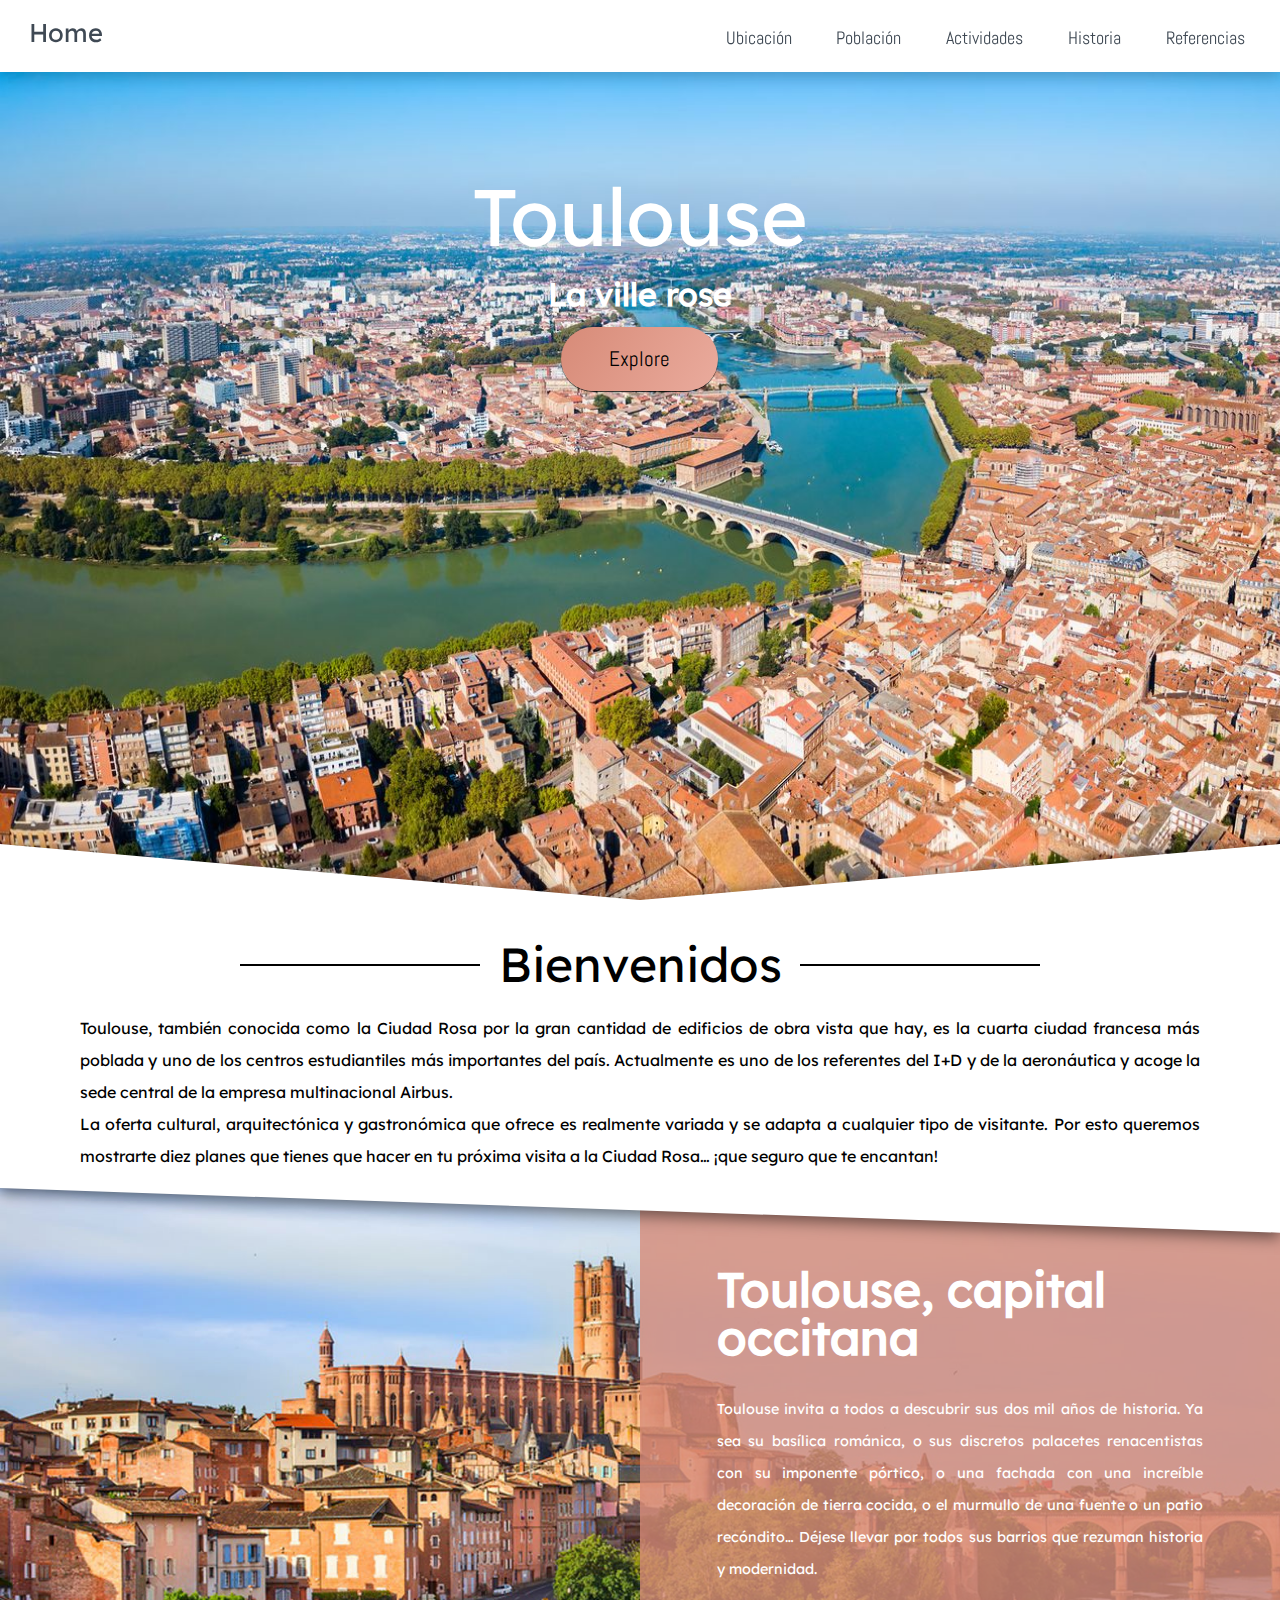
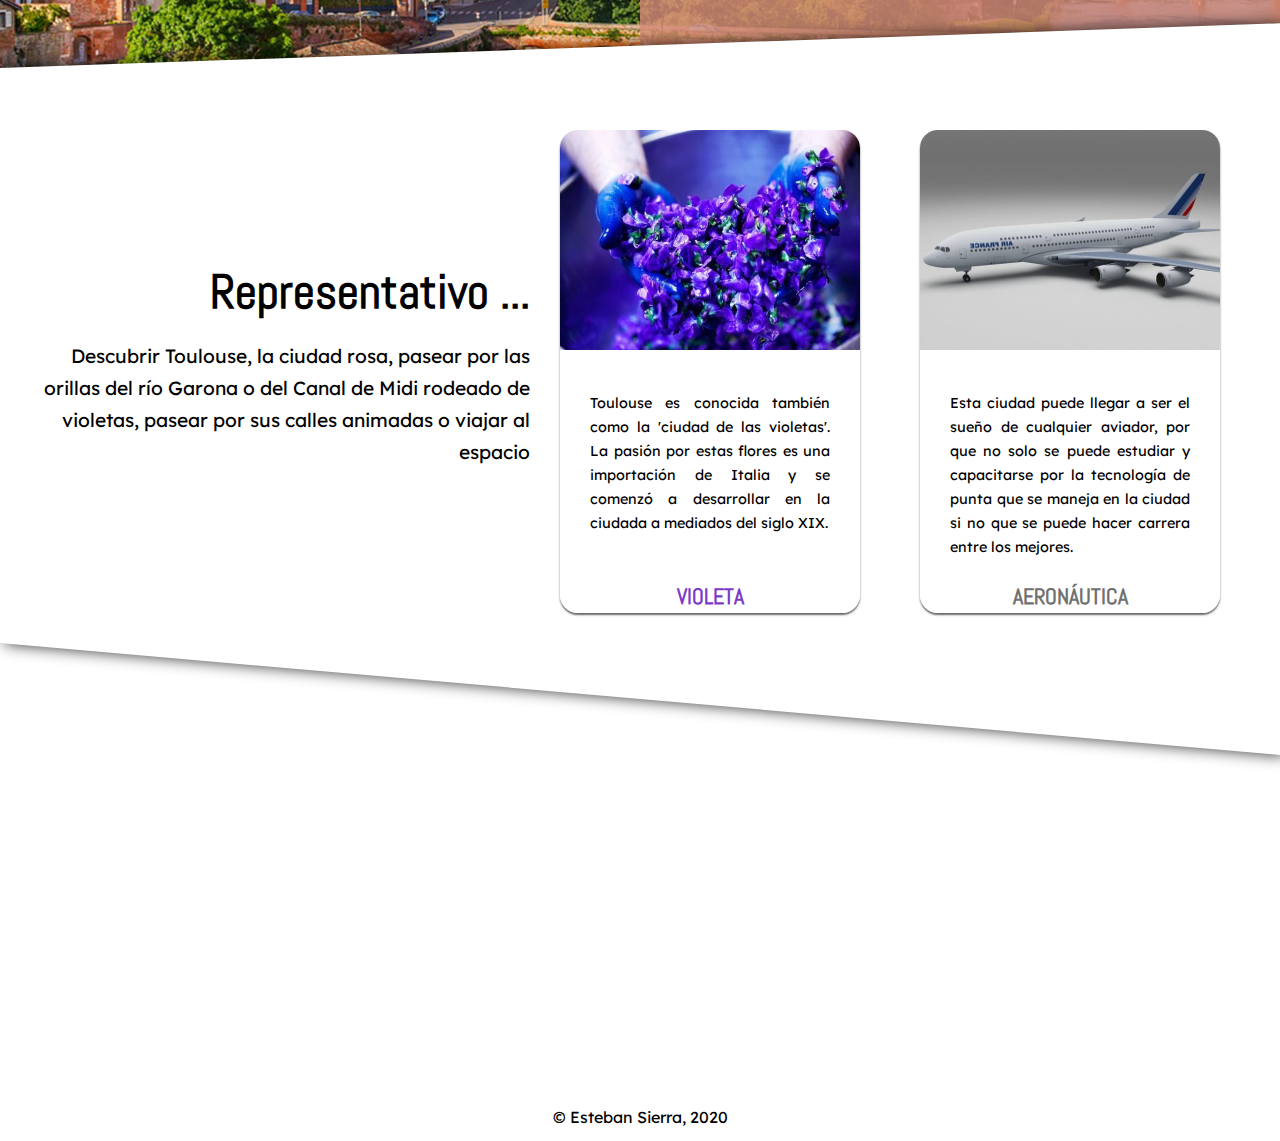
<file: index.html>
<!DOCTYPE html>
    <!-- Ejercicio 1 - realizado por Andrés Esteban Sierra Sánchez -Gráfica interactiva-->
    <html lang="es">
    <head>
    <!--En la etiqueta meta se encuentra el atributo que habilita los carácteres para el lenguaje español y también aquellos que permiten un diseño web responsivo, que cambie respecto al tamaño de la pantalla desde el css-->
    <meta charset="UTF-8" name="viewport" content="width=device-width, initial-scale=1.0">
    <!--La etiqueta link que conecta el estilo con el HTML-->
    <link href="css/estilo1.css" rel="stylesheet" type="text/css">
    <title> Toulouse </title>
    </head>  
<!-- ----------------------------  PAGINA ---------------------------------------------- -->
<body> 
    <!-- ----------------------------  Cabecera ---------------------------------------------- -->
	<header>
        <div class="contenedor">
            <h2><a href="index.html">Home</a></h2> 
            <!--Checkbox para selección del menu desplegable-->     
            <input type="checkbox" id="menu-bar">
            <label for="menu-bar"><img src="imagenes/menu.png" width="30px"></label>
                <!-- ----------------------- Menu ----------------------------------- -->
                <nav class  ="menu">                
                <a href="ubicacion.html">Ubicación</a>
                <a href="poblacion.html">Población</a>
                <a href="actividades.html">Actividades</a>
                <a href="historia.html">Historia</a>
                <a href="referencias.html">Referencias</a>
                </nav>     
                <!-- -------------x--------- Menu - --------------x------------------- -->
        </div>  
	</header>
    <!-- ------------x----------------  Cabecera --------------------------x------------------- -->

    <!-- -----------------------------  Banner ------------------------------------------------ -->
    <div id="banner">
        <section class="sec1">
            <div class="contenedor">
                <h1>Toulouse</h1>
                <h2>La ville rose</h2>
                <!--Activación del boton para dirigirla a ubicacion.html--> 
                <form action="/index.html" method="get">
                <button class="btn" type="submit" formaction="/Toulouse/ubicacion.html"><h3>Explore</h3></button>
                </form>            
            </div>    
        </section>
    </div>
    <!-- ------------x----------------  Banner ----------------------------x------------------- -->

    <!-- -------------------------------------------  MAIN ------------------------------------------------------ --> 
    <!-- ---------------------------- Introducción   ------------------------------------------ -->    
    <section class="sec2">
        <h1><span>Bienvenidos</span></h1>
        <br>
        <p>Toulouse, también conocida como la Ciudad Rosa por la gran cantidad de edificios de obra vista 
        que hay, es la cuarta ciudad francesa más poblada y uno de los centros estudiantiles más importantes
         del país. Actualmente es uno de los referentes del I+D y de la aeronáutica y acoge la sede central
        de la empresa multinacional Airbus. <br>
        La oferta cultural, arquitectónica y gastronómica que ofrece es realmente variada y se adapta a 
        cualquier tipo de visitante. Por esto queremos mostrarte diez planes que tienes que hacer en tu próxima 
        visita a la Ciudad Rosa… ¡que seguro que te encantan!
        </p>
    </section>
    <!-- ------------x---------------  Introducción ------------------------x------------------- -->

    <!-- ----------------------------  Sección Intermedia -------------------------------------- -->
    <section class="sec3"> 
        <div class="content">
            <h2>Toulouse, capital occitana</h2>
            <br>
                <p> Toulouse invita a todos a descubrir 
                sus dos mil años de historia. Ya sea su basílica románica, o sus discretos palacetes renacentistas 
                con su imponente pórtico, o una fachada con una increíble decoración de tierra cocida, o el murmullo 
                de una fuente o un patio recóndito… Déjese llevar por todos sus barrios que rezuman historia y modernidad.</p>
        </div>        
    </section>
    <!-- ------------x---------------  Sección Intermedia ------------------x------------------- -->

    <!-- ----------------------------  Sección Final ------------------------------------------- -->
    <section class="sec4">
        <!-- ----------------------------  Descripción ---------------------------------------------- -->
        <div class="descripcion">
            <h3>Representativo ...</h3>
            <br>
            <p>Descubrir Toulouse, la ciudad rosa, pasear por las 
            orillas del río Garona o del Canal de Midi rodeado de violetas, pasear por sus calles 
            animadas o viajar al espacio</p>
        </div>
        <!-- ------------x---------------  Descripción --------------------------x------------------- -->
        <!-- ------------------------  Fichas descriptiva (Violeta) --------------------------------- -->
        <div class="card">
            <img src="imagenes/violeta.jpg">
            <p>Toulouse es conocida también como la 'ciudad de las violetas'.
                La pasión por estas flores es una importación de Italia y se 
                comenzó a desarrollar en la ciudada a mediados del siglo XIX. 
            </p>
            <div class="subcard2">
                <h3>Violeta</h3>
            </div>
        </div>
        <!-- -----------x------------  Fichas descriptiva (Violeta) -------------x------------------- -->
        <!-- ------------------------  Fichas descriptiva (Aeronáutica) ----------------------------- -->
        <div class="card">
            <img src="imagenes/aero.jpg">
            <p>Esta ciudad puede llegar a ser el sueño de cualquier aviador, por que no solo
                se puede estudiar y capacitarse por la tecnología de punta que se maneja en la ciudad si 
                no que se puede hacer carrera entre los mejores.
            </p>
            <div class="subcard3">
                <h3>Aeronáutica</h3>
            </div>
        </div>
        <!-- -----------x------------  Fichas descriptivas (Aeronáutica) ---------x------------------- -->
    </section>
    <!-- --------------x-------------  Sección Final -----------------------------x------------- -->
    <!-- ----------------------------  Banner final -------------------------------------------- -->
    <section class="sec5" style="background-image: url(imagenes/final2.jpg)"></section>
    <!-- ------------x---------------  Banner final ------------------------x------------------- -->
    <!-- ------------x------------------------------  MAIN ------------------------------x----------------------- --> 

    <!-- ----------------------------  PIE DE PÁGINA ------------------------------------------- -->
    <div class="footer">
        <p>&copy Esteban Sierra, 2020</p>
    </div>
    <!-- ------------x---------------  PIE DE PÁGINA ------------------------x------------------- -->
</body>
<!-- ------------x---------------  PAGINA --------------------------x------------------- -->
</html>
</file>
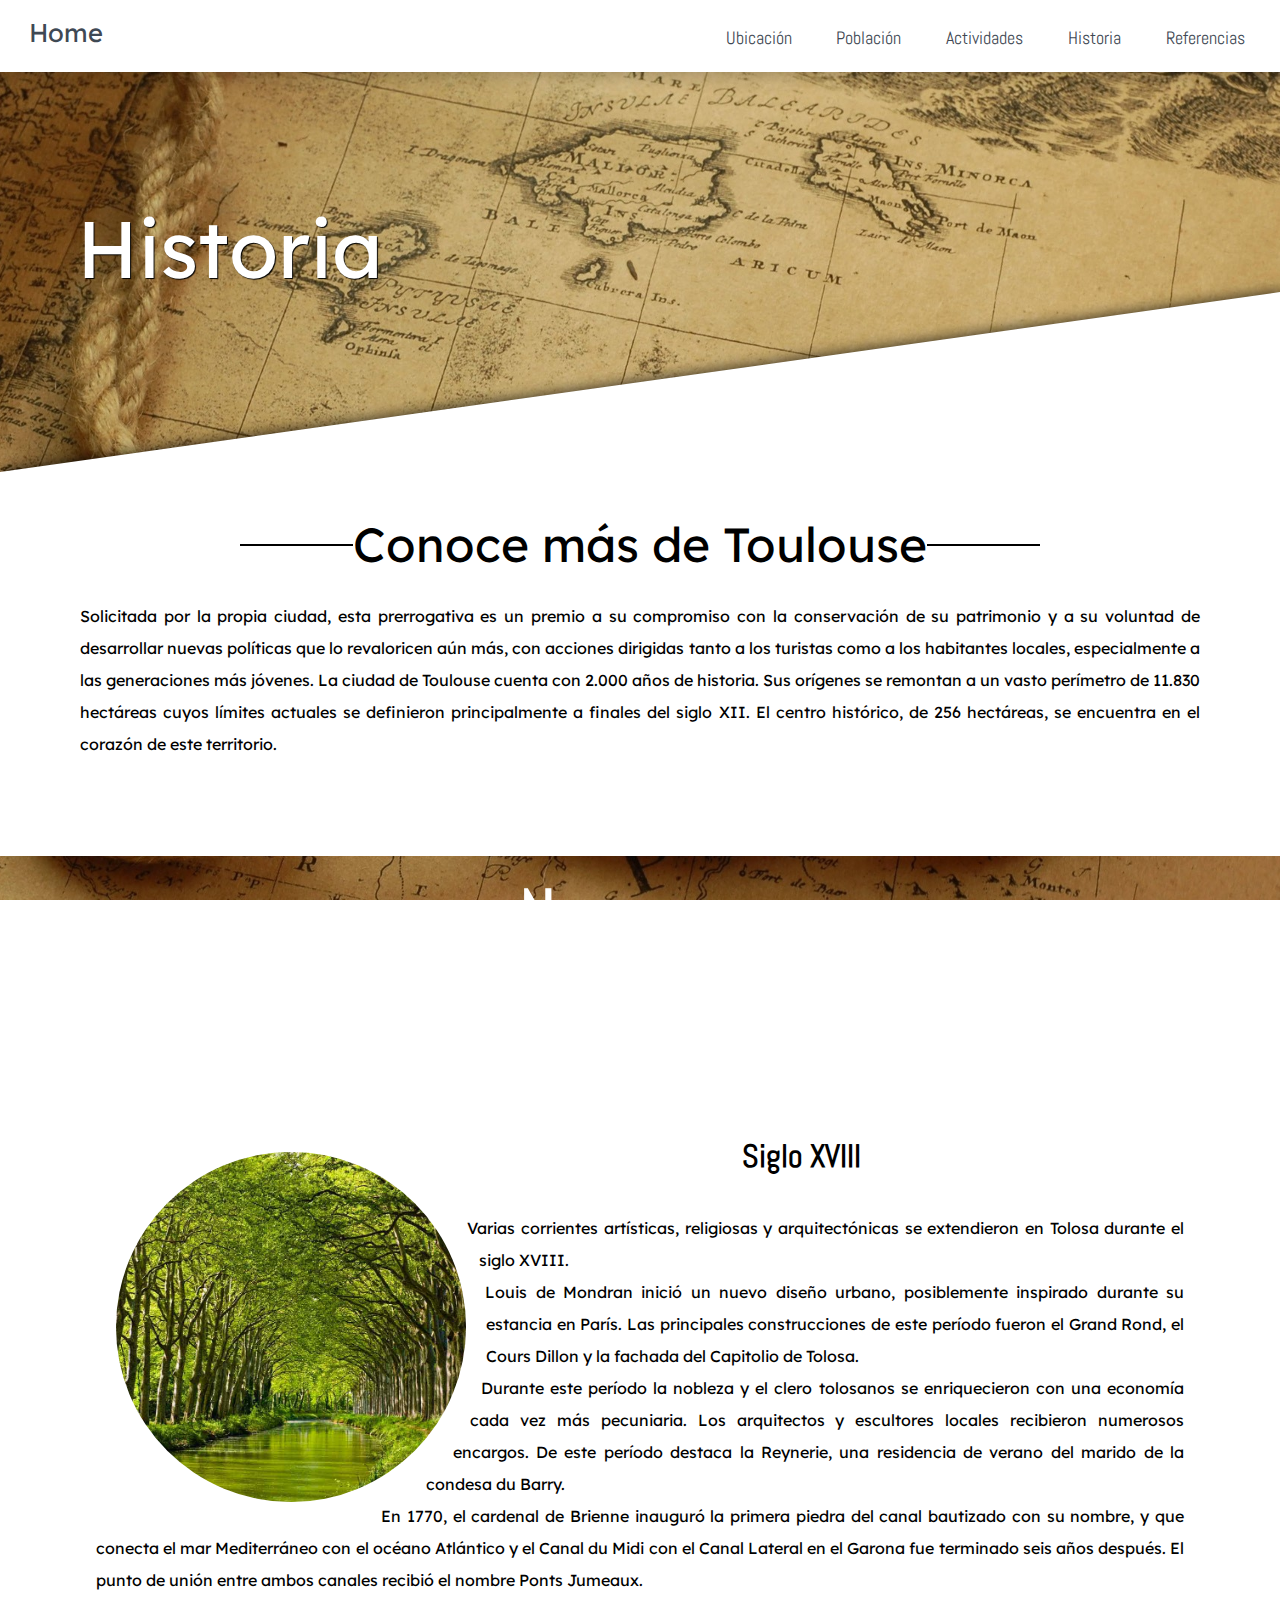
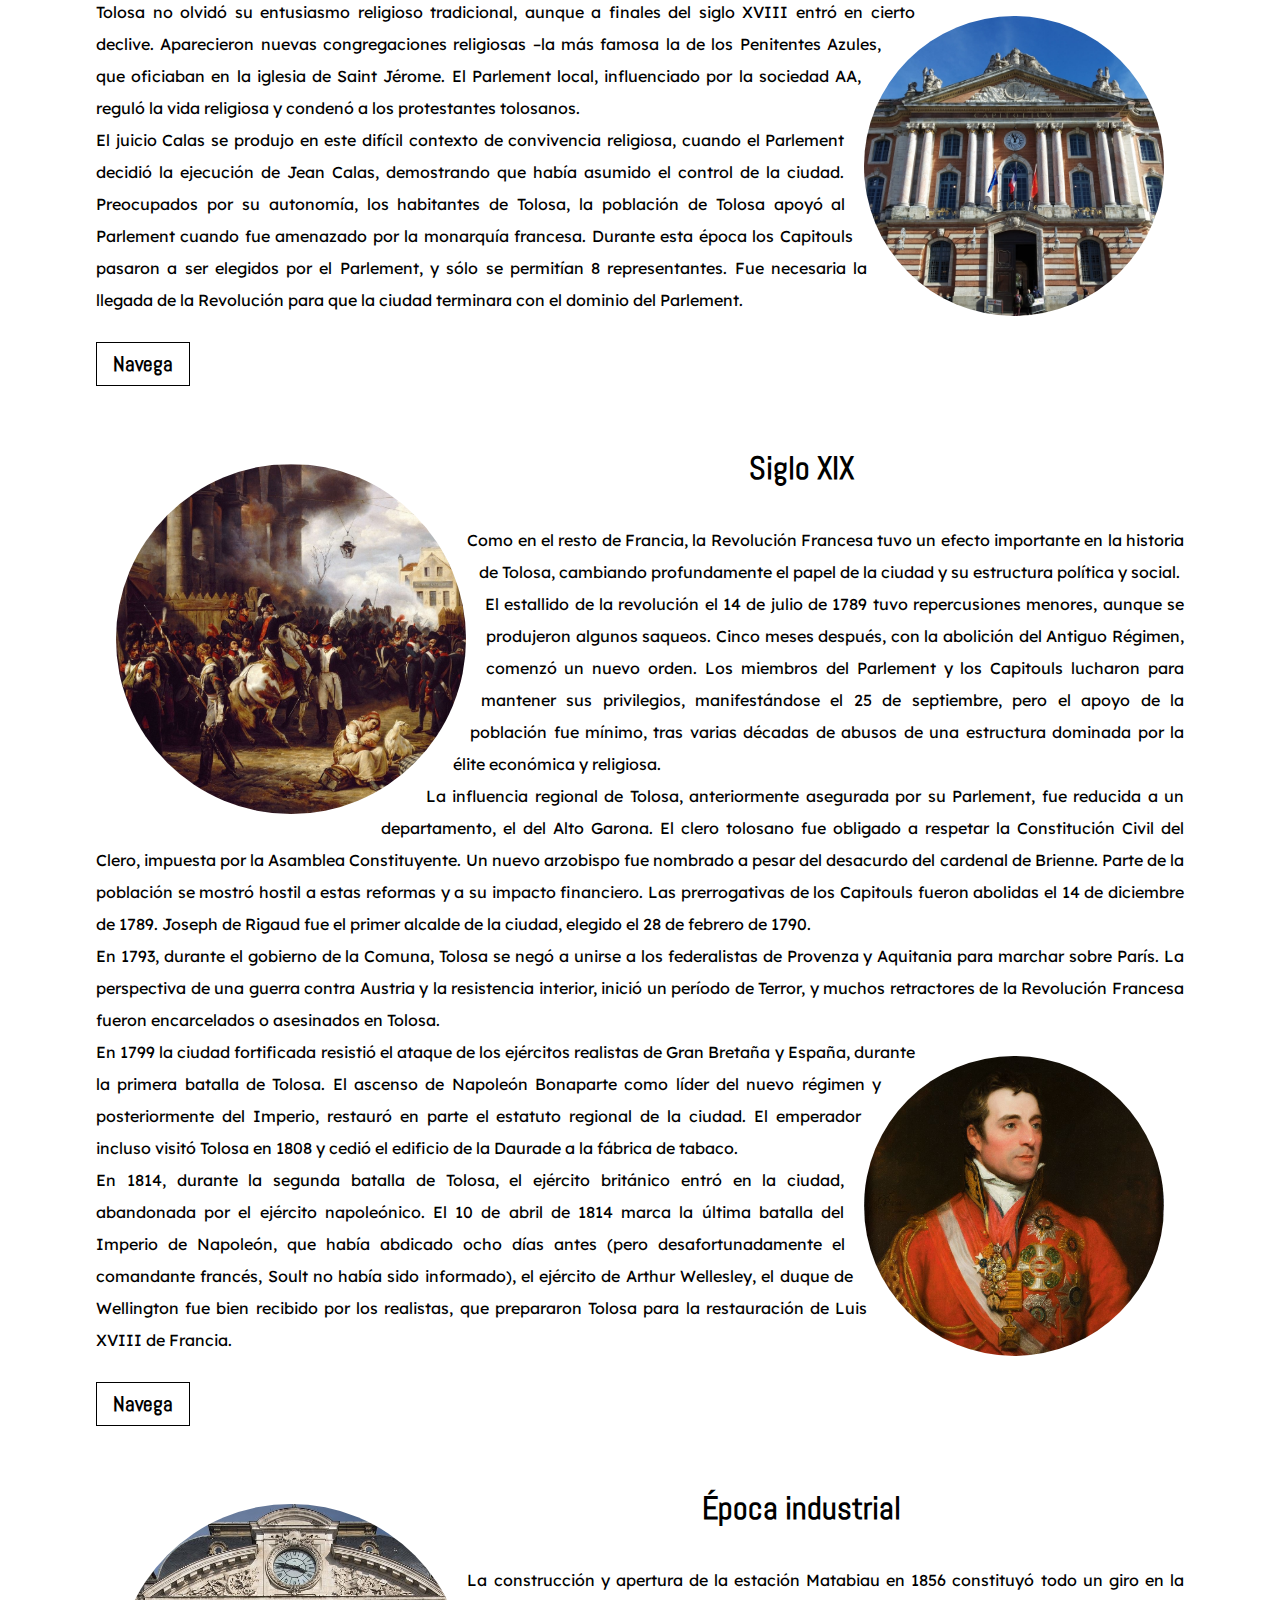
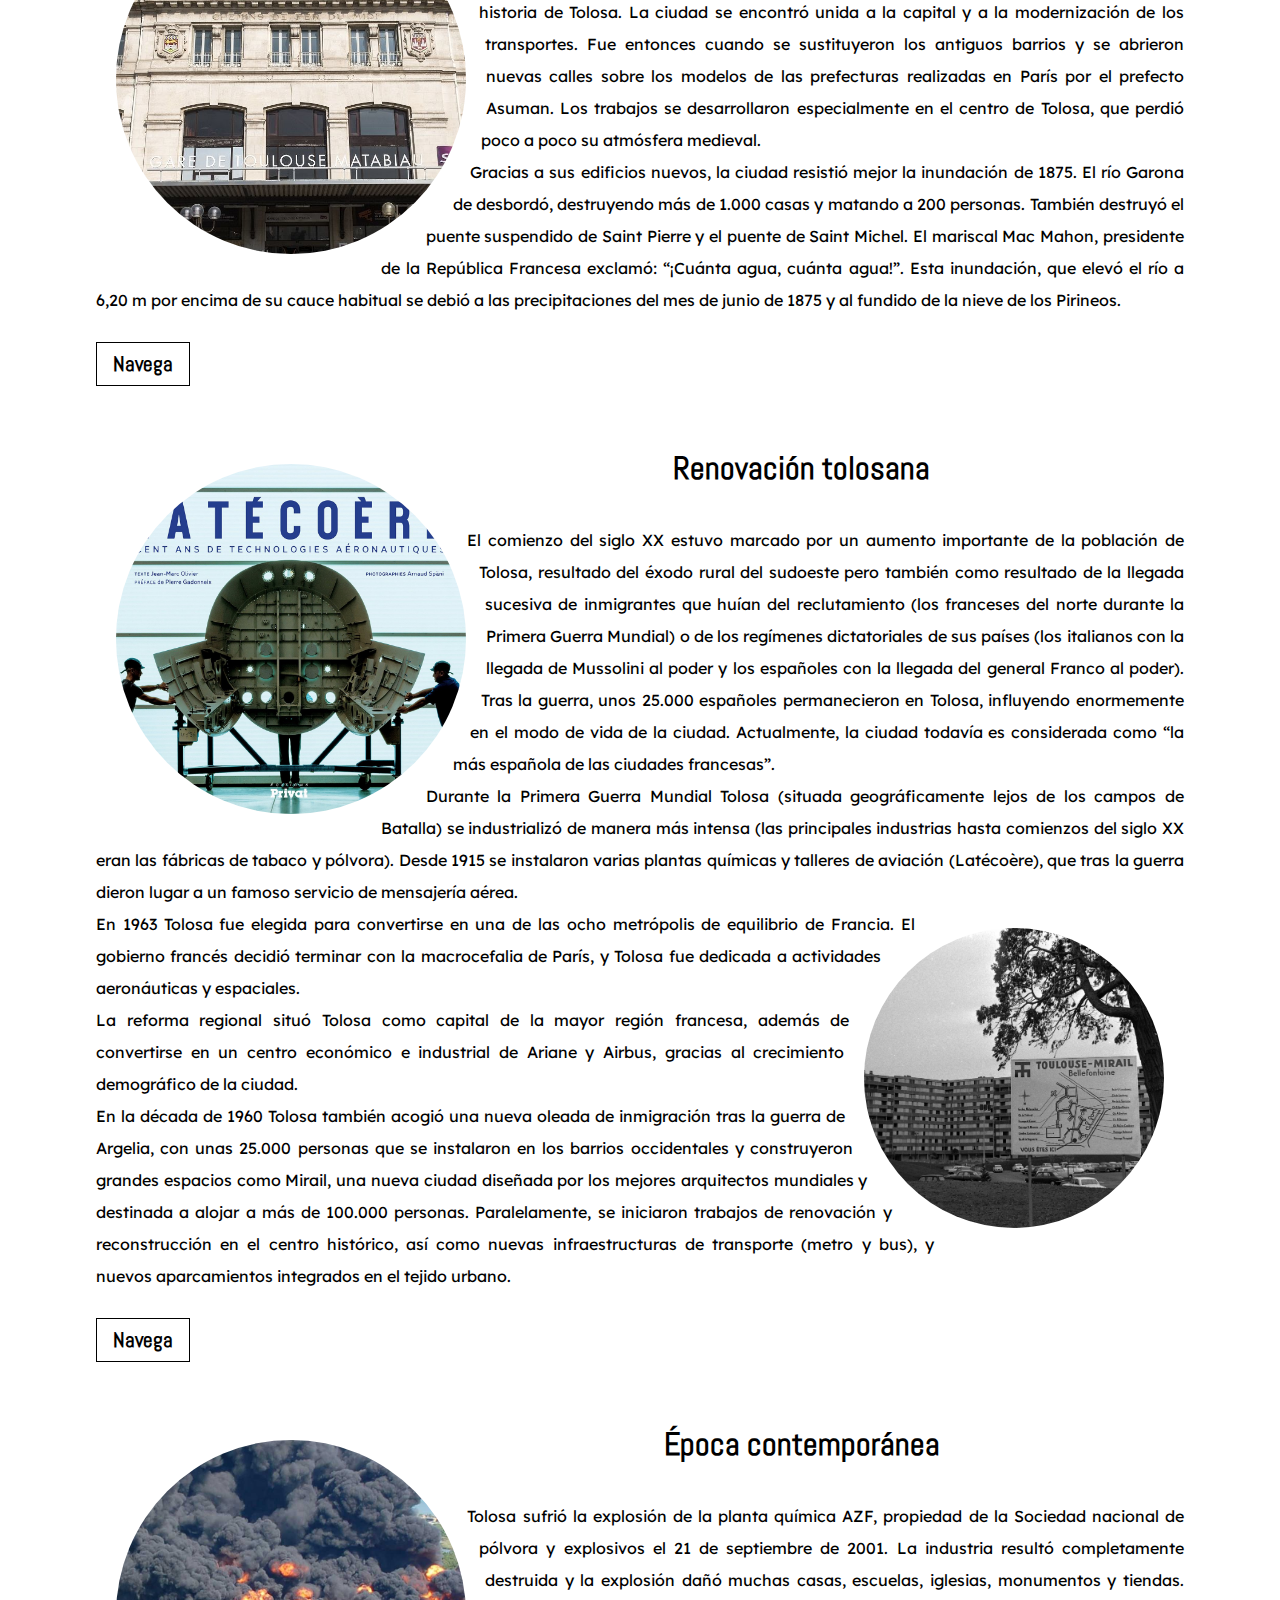
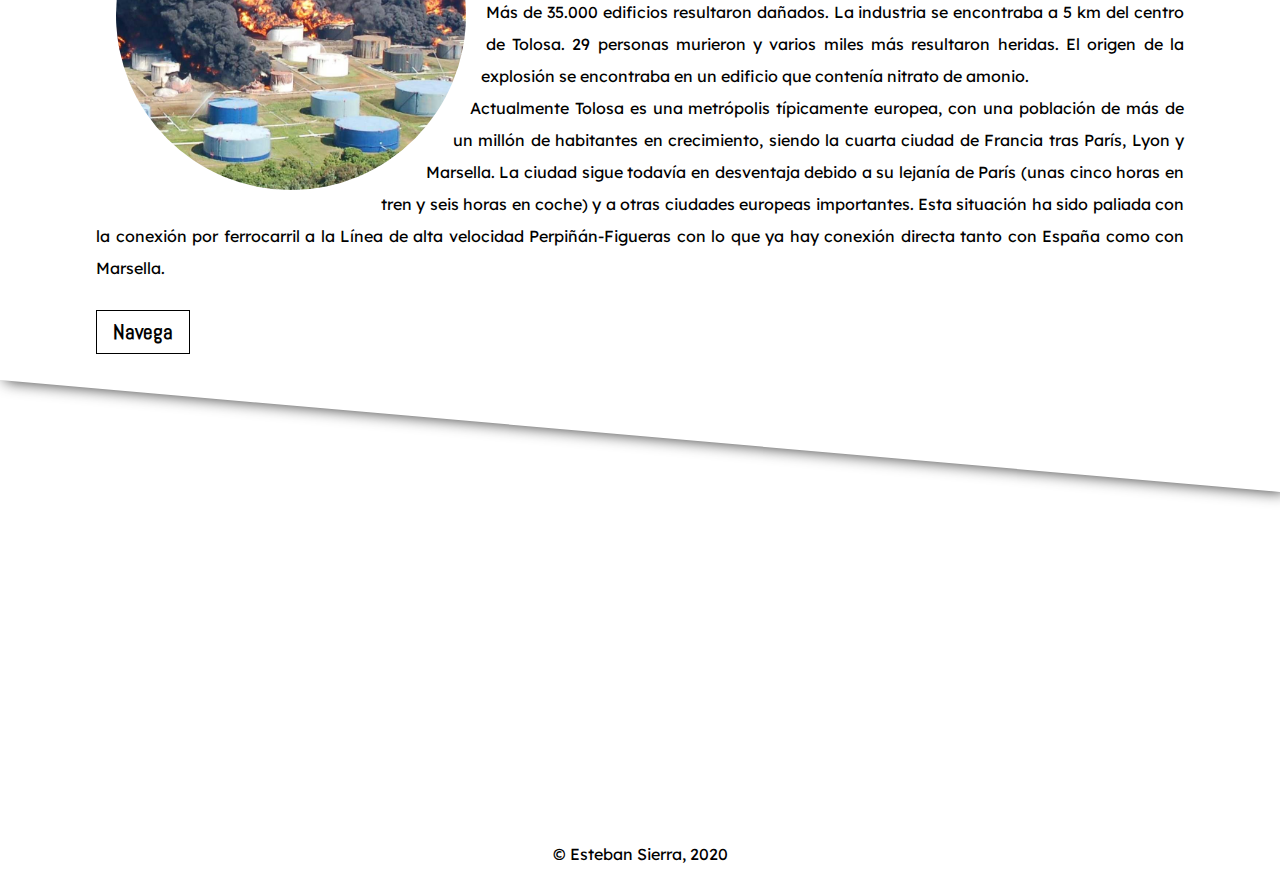
<file: historia.html>
<!DOCTYPE html>
    <!-- Ejercicio 1 - realizado por Andrés Esteban Sierra Sánchez -Gráfica interactiva-->
    <html lang="es">
    <head>
    <!--En la etiqueta meta se encuentra el atributo que habilita los carácteres para el lenguaje español y también aquellos que permiten un diseño web responsivo, que cambie respecto al tamaño de la pantalla desde el css-->
    <meta charset="UTF-8" name="viewport" content="width=device-width, initial-scale=1.0">
    <!--La etiqueta link que conecta el estilo con el HTML-->
    <link href="css/estilo1.css" rel="stylesheet" type="text/css">
    <title> Toulouse </title>
    </head>  
<!-- ----------------------------  PAGINA ---------------------------------------------- -->
<body> 
    <!-- ----------------------------  Cabecera ---------------------------------------------- -->
    <!--Este header se identifica para tener la opción de eliminar la position:fixed, asi permita
    la visualización del bookmark-->
	<header id="hist">
        <div class="contenedor">
            <h2><a href="index.html">Home</a></h2>      
            <input type="checkbox" id="menu-bar">
            <label for="menu-bar"><img src="imagenes/menu.png" width="30px"></label>
                <nav class  ="menu">                
                <a href="ubicacion.html">Ubicación</a>
                <a href="poblacion.html">Población</a>
                <a href="actividades.html">Actividades</a>
                <a href="historia.html">Historia</a>
                <a href="referencias.html">Referencias</a>
                </nav>     
        </div>  
	</header>
    <!-- ------------x----------------  Cabecera --------------------------x------------------- -->

    <!-- -----------------------------  Banner ------------------------------------------------ -->
    <div id="banner">
        <section class="sec1b" style="background-image: url(imagenes/historia.jpg)">
            <div class="contenedor">
                <h1>Historia</h1>         
            </div>    
        </section>
    </div>
    <!-- ------------x----------------  Banner ----------------------------x------------------- -->

    <!-- -------------------------------------------  MAIN ------------------------------------------------------ --> 
    <!-- ---------------------------- Introducción   ------------------------------------------ -->        
    <section class="sec2">        
        <div class="sec2b">
            <h1><span>Conoce más de Toulouse</span></h1>
            <br>
            <p>Solicitada por la propia ciudad, esta prerrogativa es un premio a su compromiso 
                con la conservación de su patrimonio y a su voluntad de desarrollar nuevas 
                políticas que lo revaloricen aún más, con acciones dirigidas tanto a los turistas 
                como a los habitantes locales, especialmente a las generaciones más jóvenes.

                La ciudad de Toulouse cuenta con 2.000 años de historia. Sus orígenes se remontan 
                a un vasto perímetro de 11.830 hectáreas cuyos límites actuales se definieron 
                principalmente a finales del siglo XII. El centro histórico, de 256 hectáreas, 
                se encuentra en el corazón de este territorio.
            </p>
            <br>
        </div>
    </section>
    <!-- ------------x---------------  Introducción ------------------------x------------------- -->

    <!-- --------------------------------  Nav Interna ----------------------------------------- -->
    <div class="contenedor2 simbolos historia">
        <div class="descripcion">
            <h3 id="inicio">Navega</h3>
            <br>
            <p>Conoce la historia de Toulouse a partir del siglo XVIII hasta la actualidad</p>
        </div>
        <nav class  ="mhistoria">
            <!--Bookmarks para cada uno de los capítulos de la historia-->                
            <a href="#sigloviii">Siglo XVIII</a>
            <a href="#sigloxix">Siglo XIX</a>
            <a href="#industrial">Época Industrial</a>
            <a href="#renovacion">Renovación tolosana</a>
            <a href="#contemporanea">Época contemporánea</a>
        </nav>                  
    </div>
    <!-- ---------------x----------------  Nav Interna ----------------------x------------------ -->
    <!-- ----------------------------  Sección Intermedia -------------------------------------- -->
    <!-- ----------------------------------  Siglo XVIII --------------------------------------- -->
        <div class="contenedor3">
            <!-- -------------------------------  Imagen Circular -------------------------------------- -->   
            <div class="imgBox">
                <img src="imagenes/canal.jpg">
            </div>
            <!-- ---------------------------------------  Texto ---------------------------------------- -->
            <div class="textBox">
                <h2 id="sigloxviii">Siglo XVIII</h2>
                <br>
                <p> Varias corrientes artísticas, religiosas y arquitectónicas se extendieron 
                    en Tolosa durante el siglo XVIII.
                    <br>
                    Louis de Mondran inició un nuevo diseño urbano, posiblemente inspirado durante 
                    su estancia en París. Las principales construcciones de este período fueron el
                    Grand Rond, el Cours Dillon y la fachada del Capitolio de Tolosa.
                    <br>
                    Durante este período la nobleza y el clero tolosanos se enriquecieron con una 
                    economía cada vez más pecuniaria. Los arquitectos y escultores locales recibieron 
                    numerosos encargos. De este período destaca la Reynerie, una residencia de 
                    verano del marido de la condesa du Barry.
                    <br>
                    En 1770, el cardenal de Brienne inauguró la primera piedra del canal bautizado
                    con su nombre, y que conecta el mar Mediterráneo con el océano Atlántico y el 
                    Canal du Midi con el Canal Lateral en el Garona fue terminado seis años después. 
                    El punto de unión entre ambos canales recibió el nombre Ponts Jumeaux.
                    <br>
                </p>
            </div>
            <!-- -------------------------------  Imagen Circular -------------------------------------- -->
            <div class="imgBox2">
                <img src="imagenes/fachada.jpg">
            </div>
            <!-- ---------------------------------------  Texto ---------------------------------------- -->
            <div class="textBox">
                    <p>Tolosa no olvidó su entusiasmo religioso tradicional, aunque a finales del 
                    siglo XVIII entró en cierto declive. Aparecieron nuevas congregaciones religiosas 
                    –la más famosa la de los Penitentes Azules, que oficiaban en la iglesia de Saint 
                    Jérome. El Parlement local, influenciado por la sociedad AA, reguló la vida 
                    religiosa y condenó a los protestantes tolosanos.
                    <br>       
                    El juicio Calas se produjo en este difícil contexto de convivencia religiosa, 
                    cuando el Parlement decidió la ejecución de Jean Calas, demostrando que había 
                    asumido el control de la ciudad. Preocupados por su autonomía, los habitantes 
                    de Tolosa, la población de Tolosa apoyó al Parlement cuando fue amenazado por 
                    la monarquía francesa. Durante esta época los Capitouls pasaron a ser elegidos 
                    por el Parlement, y sólo se permitían 8 representantes. Fue necesaria la llegada 
                    de la Revolución para que la ciudad terminara con el dominio del Parlement.
                    </p>
                    <br>
                    <h3><a href="#inicio">Navega</a></h3>
            </div>
        </div>
        <!-- ------------------------------------  Siglo XIX---------------------------------------- -->  
        <div class="contenedor3">
            <!-- -------------------------------  Imagen Circular -------------------------------------- -->            
            <div class="imgBox">
                <img src="imagenes/batalla.jpg">
            </div>
            <!-- ---------------------------------------  Texto ---------------------------------------- -->
            <div class="textBox">            
                <h2 id="sigloxix">Siglo XIX</h2>
                <br>
                <p>Como en el resto de Francia, la Revolución Francesa tuvo un efecto importante en 
                    la historia de Tolosa, cambiando profundamente el papel de la ciudad y su estructura 
                    política y social.
                    <br>       
                    El estallido de la revolución el 14 de julio de 1789 tuvo repercusiones menores, 
                    aunque se produjeron algunos saqueos. Cinco meses después, con la abolición del 
                    Antiguo Régimen, comenzó un nuevo orden. Los miembros del Parlement y los Capitouls 
                    lucharon para mantener sus privilegios, manifestándose el 25 de septiembre, pero 
                    el apoyo de la población fue mínimo, tras varias décadas de abusos de una estructura 
                    dominada por la élite económica y religiosa.
                    <br>                   
                    La influencia regional de Tolosa, anteriormente asegurada por su Parlement, fue 
                    reducida a un departamento, el del Alto Garona. El clero tolosano fue obligado a 
                    respetar la Constitución Civil del Clero, impuesta por la Asamblea Constituyente. 
                    Un nuevo arzobispo fue nombrado a pesar del desacurdo del cardenal de Brienne. 
                    Parte de la población se mostró hostil a estas reformas y a su impacto financiero. 
                    Las prerrogativas de los Capitouls fueron abolidas el 14 de diciembre de 1789. 
                    Joseph de Rigaud fue el primer alcalde de la ciudad, elegido el 28 de febrero de 1790.
                    <br>                  
                    En 1793, durante el gobierno de la Comuna, Tolosa se negó a unirse a los federalistas
                    de Provenza y Aquitania para marchar sobre París. La perspectiva de una guerra 
                    contra Austria y la resistencia interior, inició un período de Terror, y muchos 
                    retractores de la Revolución Francesa fueron encarcelados o asesinados en Tolosa.
                    <br>
                </p>
            </div>
            <!-- -------------------------------  Imagen Circular -------------------------------------- -->
            <div class="imgBox2">
                <img src="imagenes/duque.jpg">
            </div>
            <!-- ---------------------------------------  Texto ---------------------------------------- -->
            <div class="textBox">
                <p>                   
                    En 1799 la ciudad fortificada resistió el ataque de los ejércitos realistas de Gran 
                    Bretaña y España, durante la primera batalla de Tolosa. El ascenso de Napoleón Bonaparte 
                    como líder del nuevo régimen y posteriormente del Imperio, restauró en parte el estatuto 
                    regional de la ciudad. El emperador incluso visitó Tolosa en 1808 y cedió el edificio 
                    de la Daurade a la fábrica de tabaco.
                    <br>                   
                    En 1814, durante la segunda batalla de Tolosa, el ejército británico entró en la ciudad,
                    abandonada por el ejército napoleónico. El 10 de abril de 1814 marca la última batalla 
                    del Imperio de Napoleón, que había abdicado ocho días antes (pero desafortunadamente el 
                    comandante francés, Soult no había sido informado), el ejército de Arthur Wellesley, 
                    el duque de Wellington fue bien recibido por los realistas, que prepararon Tolosa para 
                    la restauración de Luis XVIII de Francia.
                </p>
                <br>
                <h3><a href="#inicio">Navega</a></h3>
            </div>
        </div>
        <!-- ---------------------------------- industrial ----------------------------------------- --> 
        <div class="contenedor3">
            <!-- -------------------------------  Imagen Circular -------------------------------------- -->  
            <div class="imgBox">
                <img src="imagenes/estacion.jpg">
            </div>
            <!-- ---------------------------------------  Texto ---------------------------------------- -->
            <div class="textBox">
                <h2 id="industrial">Época industrial</h2>
                <br>
                <p>La construcción y apertura de la estación Matabiau en 1856 constituyó todo un giro en la 
                    historia de Tolosa. La ciudad se encontró unida a la capital y a la modernización de los 
                    transportes. Fue entonces cuando se sustituyeron los antiguos barrios y se abrieron nuevas 
                    calles sobre los modelos de las prefecturas realizadas en París por el prefecto Asuman. 
                    Los trabajos se desarrollaron especialmente en el centro de Tolosa, que perdió poco a poco 
                    su atmósfera medieval.
                    <br>       
                    Gracias a sus edificios nuevos, la ciudad resistió mejor la inundación de 1875. El río 
                    Garona de desbordó, destruyendo más de 1.000 casas y matando a 200 personas. También 
                    destruyó el puente suspendido de Saint Pierre y el puente de Saint Michel. El mariscal 
                    Mac Mahon, presidente de la República Francesa exclamó: “¡Cuánta agua, cuánta agua!”. 
                    Esta inundación, que elevó el río a 6,20 m por encima de su cauce habitual se debió a 
                    las precipitaciones del mes de junio de 1875 y al fundido de la nieve de 
                    los Pirineos.
                </p>
                <br>
                <h3><a href="#inicio">Navega</a></h3>
            </div>
        </div>
        <!-- ---------------------------------  Renovación ----------------------------------------- -->
        <div class="contenedor3">
            <!-- -------------------------------  Imagen Circular -------------------------------------- -->  
            <div class="imgBox">
                <img src="imagenes/aviacion.jpg">
            </div>
            <!-- ---------------------------------------  Texto ---------------------------------------- -->
            <div class="textBox">
            <h2 id="renovacion">Renovación tolosana</h2>
            <br>
            <p>El comienzo del siglo XX estuvo marcado por un aumento importante de la población de Tolosa, 
                resultado del éxodo rural del sudoeste pero también como resultado de la llegada sucesiva 
                de inmigrantes que huían del reclutamiento (los franceses del norte durante la Primera Guerra 
                Mundial) o de los regímenes dictatoriales de sus países (los italianos con la llegada de 
                Mussolini al poder y los españoles con la llegada del general Franco al poder). Tras la 
                guerra, unos 25.000 españoles permanecieron en Tolosa, influyendo enormemente en el modo 
                de vida de la ciudad. Actualmente, la ciudad todavía es considerada como “la más española 
                de las ciudades francesas”.
                <br>       
                Durante la Primera Guerra Mundial Tolosa (situada geográficamente lejos de los campos de Batalla) 
                se industrializó de manera más intensa (las principales industrias hasta comienzos del siglo XX 
                eran las fábricas de tabaco y pólvora). Desde 1915 se instalaron varias plantas químicas y 
                talleres de aviación (Latécoère), que tras la guerra dieron lugar a un famoso servicio de 
                mensajería aérea.
                <br>
            </p>
            </div>
            <!-- -------------------------------  Imagen Circular -------------------------------------- --> 
            <div class="imgBox2">
                <img src="imagenes/mirail.jpg">
            </div>
            <!-- ---------------------------------------  Texto ---------------------------------------- -->
            <div class="textBox">
                <p>           
                En 1963 Tolosa fue elegida para convertirse en una de las ocho metrópolis de equilibrio de Francia. 
                El gobierno francés decidió terminar con la macrocefalia de París, y Tolosa fue dedicada a 
                actividades aeronáuticas y espaciales.
                <br>       
                La reforma regional situó Tolosa como capital de la mayor región francesa, además de convertirse 
                en un centro económico e industrial de Ariane y Airbus, gracias al crecimiento demográfico 
                de la ciudad.
                <br>       
                En la década de 1960 Tolosa también acogió una nueva oleada de inmigración tras la guerra 
                de Argelia, con unas 25.000 personas que se instalaron en los barrios occidentales y 
                construyeron grandes espacios como Mirail, una nueva ciudad diseñada por los mejores arquitectos 
                mundiales y destinada a alojar a más de 100.000 personas. Paralelamente, se iniciaron trabajos 
                de renovación y reconstrucción en el centro histórico, así como nuevas infraestructuras de 
                transporte (metro y bus), y nuevos aparcamientos integrados en el tejido urbano.
            </p>
            <br>
            <h3><a href="#inicio">Navega</a></h3>
            </div>
        </div>
        <!-- ------------------------------  Contemporaneo ----------------------------------------- -->
        <div class="contenedor3">
            <!-- -------------------------------  Imagen Circular -------------------------------------- -->  
            <div class="imgBox">
                <img src="imagenes/planta.jpg">
            </div>
            <!-- ---------------------------------------  Texto ---------------------------------------- -->
            <div class="textBox">
                <h2 id="contemporanea">Época contemporánea</h2>
                <br>  
                <p>Tolosa sufrió la explosión de la planta química AZF, propiedad de la Sociedad nacional de 
                    pólvora y explosivos el 21 de septiembre de 2001. La industria resultó completamente destruida 
                    y la explosión dañó muchas casas, escuelas, iglesias, monumentos y tiendas. Más de 35.000 edificios 
                    resultaron dañados. La industria se encontraba a 5 km del centro de Tolosa. 29 personas murieron 
                    y varios miles más resultaron heridas. El origen de la explosión se encontraba en un edificio que 
                    contenía nitrato de amonio.
                    <br>
                    Actualmente Tolosa es una metrópolis típicamente europea, con una población de más de un millón 
                    de habitantes en crecimiento, siendo la cuarta ciudad de Francia tras París, Lyon y Marsella. 
                    La ciudad sigue todavía en desventaja debido a su lejanía de París (unas cinco horas en tren y 
                    seis horas en coche) y a otras ciudades europeas importantes. Esta situación ha sido paliada con 
                    la conexión por ferrocarril a la Línea de alta velocidad Perpiñán-Figueras con lo que ya hay conexión 
                    directa tanto con España como con Marsella.
                </p>
                <br>
                <h3><a href="#inicio">Navega</a></h3>
            </div>    
        </div>
    <!-- ------------x---------------  Sección Intermedia ------------------x------------------- -->
    <!-- ----------------------------  Banner final -------------------------------------------- -->
    <section class="sec5" style="background-image: url(imagenes/historia.jpg)"></section>
    <!-- ------------x---------------  Banner final ------------------------x------------------- -->
    <!-- ------------x------------------------------  MAIN ------------------------------x----------------------- --> 

    <!-- ----------------------------  PIE DE PÁGINA ------------------------------------------- -->
    <div class="footer">
        <p>&copy Esteban Sierra, 2020</p>
    </div>
    <!-- ------------x---------------  PIE DE PÁGINA ------------------------x------------------- -->    
</body>
<!-- ------------x---------------  PAGINA --------------------------x------------------- -->
</html>
</file>
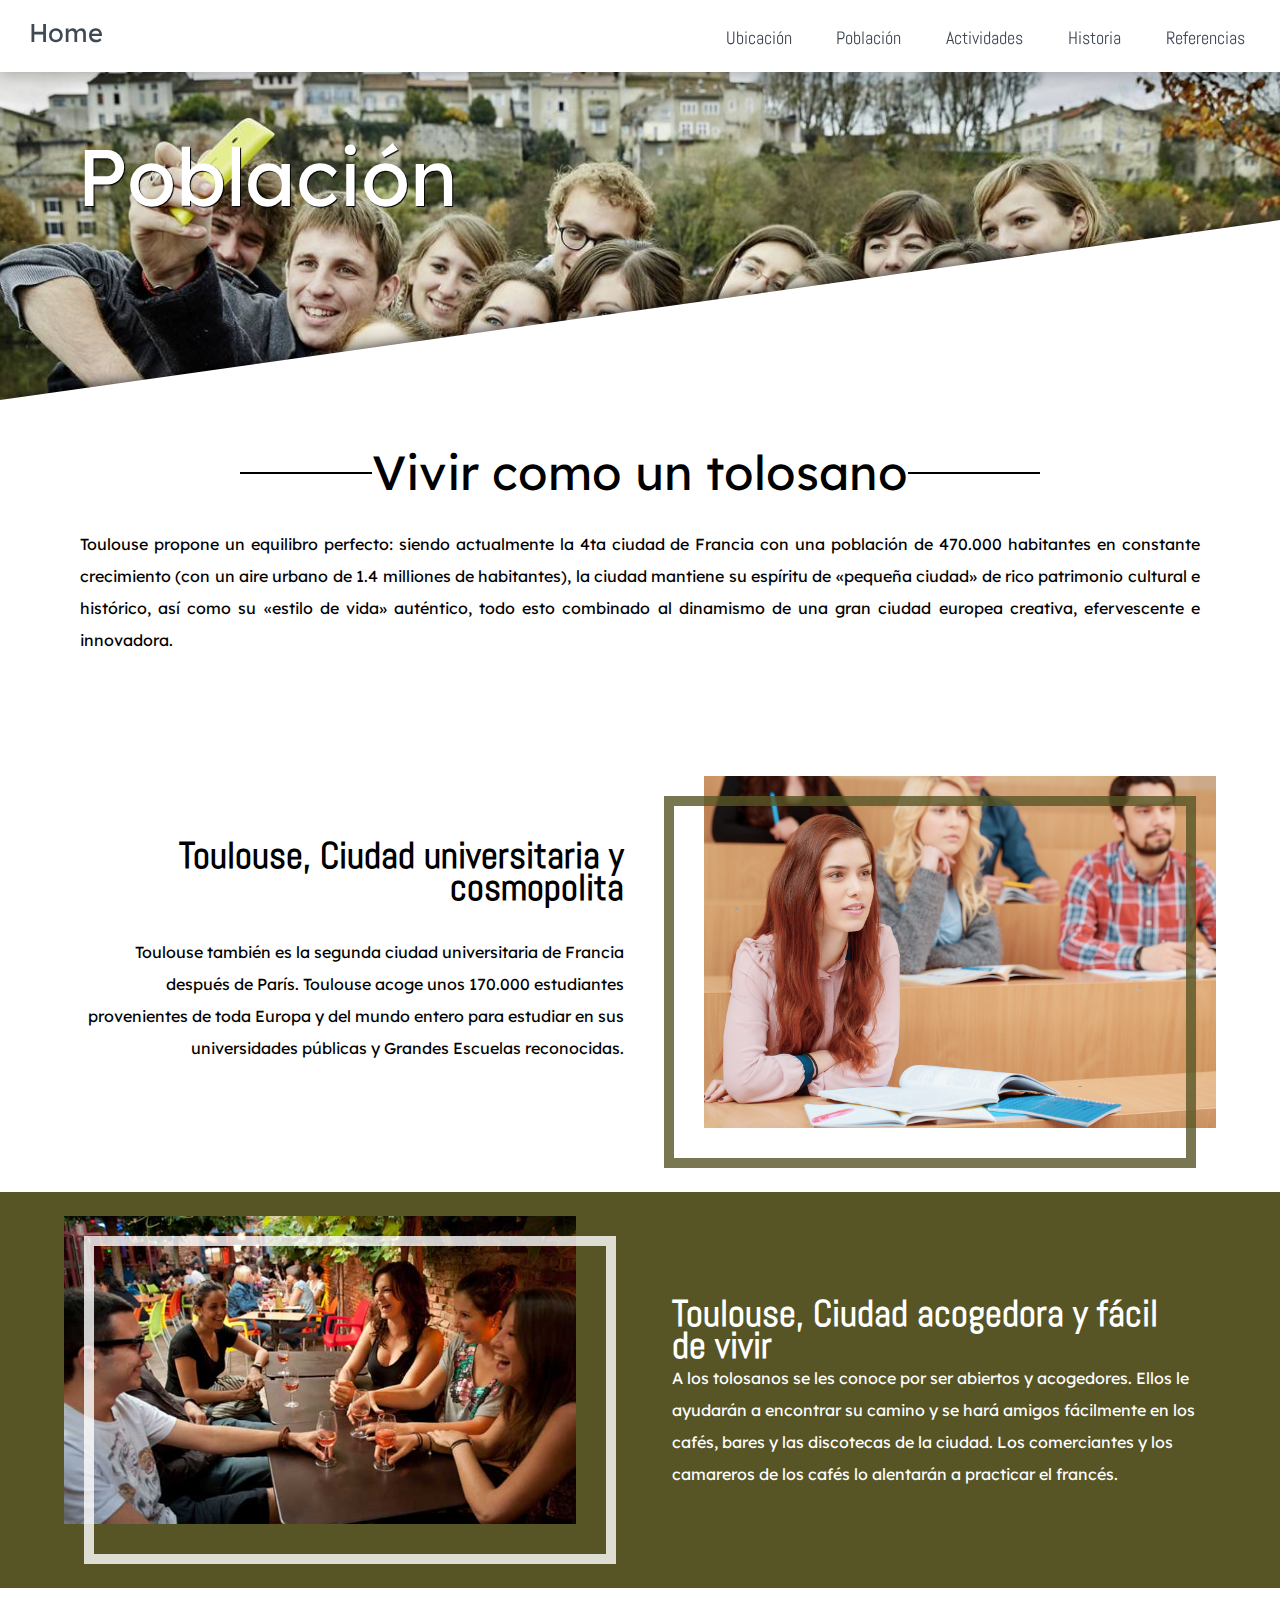
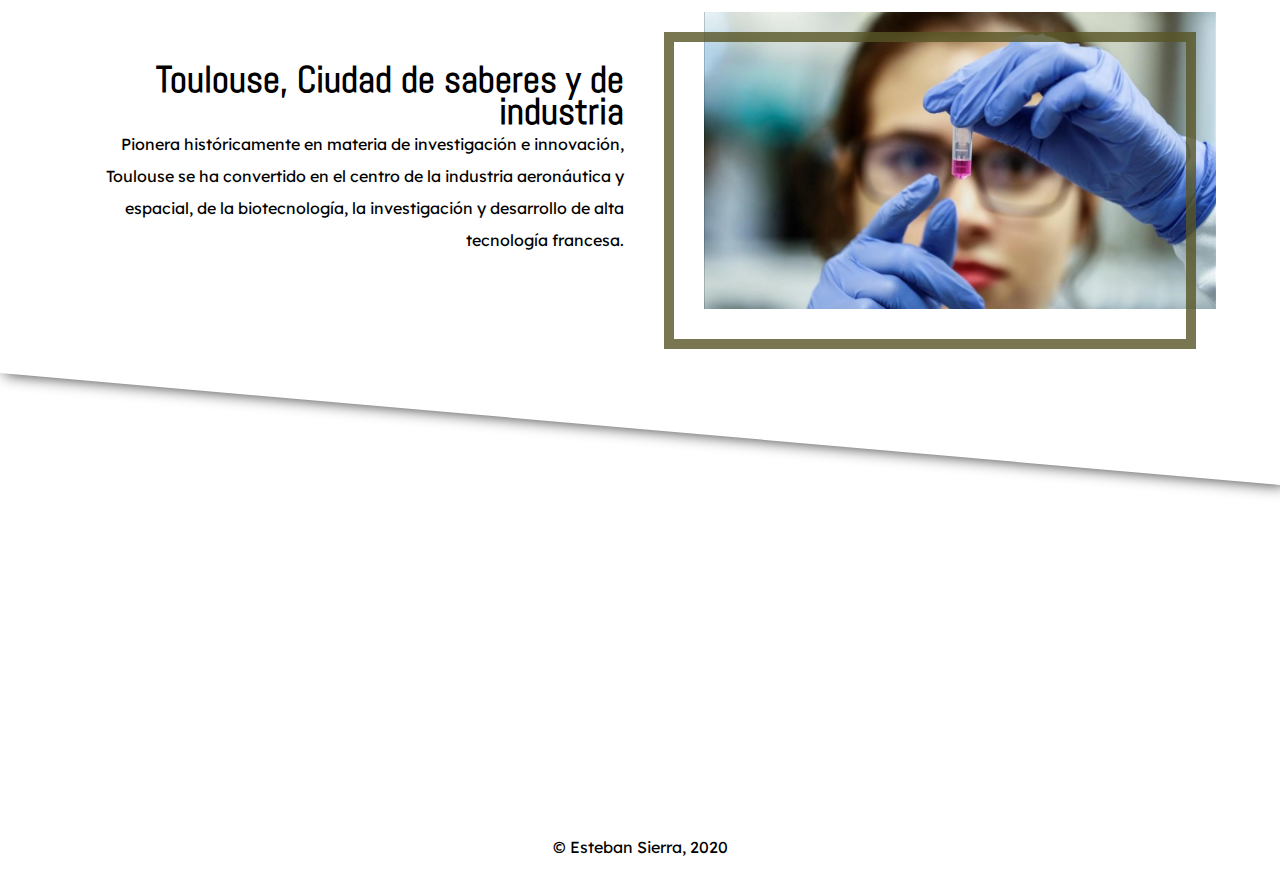
<file: poblacion.html>
<!DOCTYPE html>
    <!-- Ejercicio 1 - realizado por Andrés Esteban Sierra Sánchez -Gráfica interactiva-->
    <html lang="es">
    <head>
    <!--En la etiqueta meta se encuentra el atributo que habilita los carácteres para el lenguaje español y también aquellos que permiten un diseño web responsivo, que cambie respecto al tamaño de la pantalla desde el css-->
    <meta charset="UTF-8" name="viewport" content="width=device-width, initial-scale=1.0">
    <!--La etiqueta link que conecta el estilo con el HTML-->
    <link href="css/estilo1.css" rel="stylesheet" type="text/css">
    <title> Toulouse </title>
    </head>  
<!-- ----------------------------  PAGINA ---------------------------------------------- -->
<body> 
    <!-- ----------------------------  Cabecera ---------------------------------------------- -->
	<header>
        <div class="contenedor">
            <h2><a href="index.html">Home</a></h2> 
            <!--Checkbox para selección del menu desplegable-->     
            <input type="checkbox" id="menu-bar">
            <label for="menu-bar"><img src="imagenes/menu.png" width="30px"></label>
                <!-- ----------------------- Menu ----------------------------------- -->
                <nav class  ="menu">                
                <a href="ubicacion.html">Ubicación</a>
                <a href="poblacion.html">Población</a>
                <a href="actividades.html">Actividades</a>
                <a href="historia.html">Historia</a>
                <a href="referencias.html">Referencias</a>
                </nav>     
                <!-- -------------x--------- Menu - --------------x------------------- -->
        </div>  
	</header>
    <!-- ------------x----------------  Cabecera --------------------------x------------------- -->

    <!-- -----------------------------  Banner ------------------------------------------------ -->
    <div id="banner">
        <section class="sec1b" style="background-image: url(imagenes/poblacion.jpg)">
            <div class="contenedor">
                <h1>Población</h1>         
            </div>    
        </section>
    </div>
    <!-- ------------x----------------  Banner ----------------------------x------------------- -->
    
    <!-- -------------------------------------------  MAIN ------------------------------------------------------ --> 
    <!-- ---------------------------- Introducción   ------------------------------------------ -->
    <section class="sec2">        
        <div class="sec2b">
            <h1><span>Vivir como un tolosano</span></h1>
            <br>
            <p>Toulouse propone un equilibro perfecto: siendo actualmente la 4ta ciudad 
                de Francia con una población de 470.000 habitantes en constante 
                crecimiento (con un aire urbano de 1.4 milliones de habitantes), 
                la ciudad mantiene su espíritu de «pequeña ciudad» de rico patrimonio
                cultural e histórico, así como su «estilo de vida» auténtico, todo 
                esto combinado al dinamismo de una gran ciudad europea creativa, 
                efervescente e innovadora.</p>
            <br>
        </div>
    </section>
    <!-- ------------x---------------  Introducción ------------------------x------------------- -->
    <!-- ---------------------------- Seccion intermedia   ------------------------------------- -->
        <!-- ---------------------------- Primer párrafo   ------------------------------------- -->
        <div class="contenedor2">
            <div class="descripcion">
                <h3>Toulouse, Ciudad universitaria y cosmopolita</h3>
                <br>
                <p>Toulouse también es la segunda ciudad universitaria de Francia después 
                    de París. Toulouse acoge unos 170.000 estudiantes provenientes de 
                    toda Europa y del mundo entero para estudiar en sus universidades 
                    públicas y Grandes Escuelas reconocidas.</p>
            </div>
            <div class="box"><img src="imagenes/estudiante.jpg"></div>
        </div>
        <!-- --------------------------- Segundo párrafo   ------------------------------------- -->
        <div class="contenedor2 b">
            <div class="box"><img src="imagenes/bares.jpg"></div>
            <div class="descripcion">
                <h3>Toulouse, Ciudad acogedora y fácil de vivir</h3>
                <p>A los tolosanos se les conoce por ser abiertos y acogedores. Ellos le 
                    ayudarán a encontrar su camino y se hará amigos fácilmente en los cafés,
                    bares y las discotecas de la ciudad. Los comerciantes y los camareros 
                    de los cafés lo alentarán a practicar el francés.
                </p>
            </div>                
        </div>
        <!-- ---------------------------- Tercer párrafo   ------------------------------------- -->
        <div class="contenedor2">
            <div class="descripcion">
                <h3>Toulouse, Ciudad de saberes  y de industria</h3>
                <p>Pionera históricamente en materia de investigación e innovación, Toulouse se ha 
                    convertido en el centro de la industria aeronáutica y espacial, de la 
                    biotecnología, la investigación y desarrollo de alta tecnología francesa.
                </p>
            </div>
            <div class="box"><img src="imagenes/bio.jpg"></div>
        </div>
    <!-- ------------x--------------- Seccion intermedia   -----------------x------------------- -->
    <!-- ----------------------------  Banner final -------------------------------------------- -->
    <section class="sec5" style="background-image: url(imagenes/poblacion.jpg)"></section>
    <!-- ------------x---------------  Banner final ------------------------x------------------- -->
    <!-- ------------x------------------------------  MAIN ------------------------------x----------------------- -->

    <!-- ----------------------------  PIE DE PÁGINA ------------------------------------------- -->
    <div class="footer">
    <p>&copy Esteban Sierra, 2020</p>
    </div>
     <!-- ------------x---------------  PIE DE PÁGINA ------------------------x------------------- -->
</body>
<!-- ------------x---------------  PAGINA --------------------------x------------------- -->
</html>
</file>
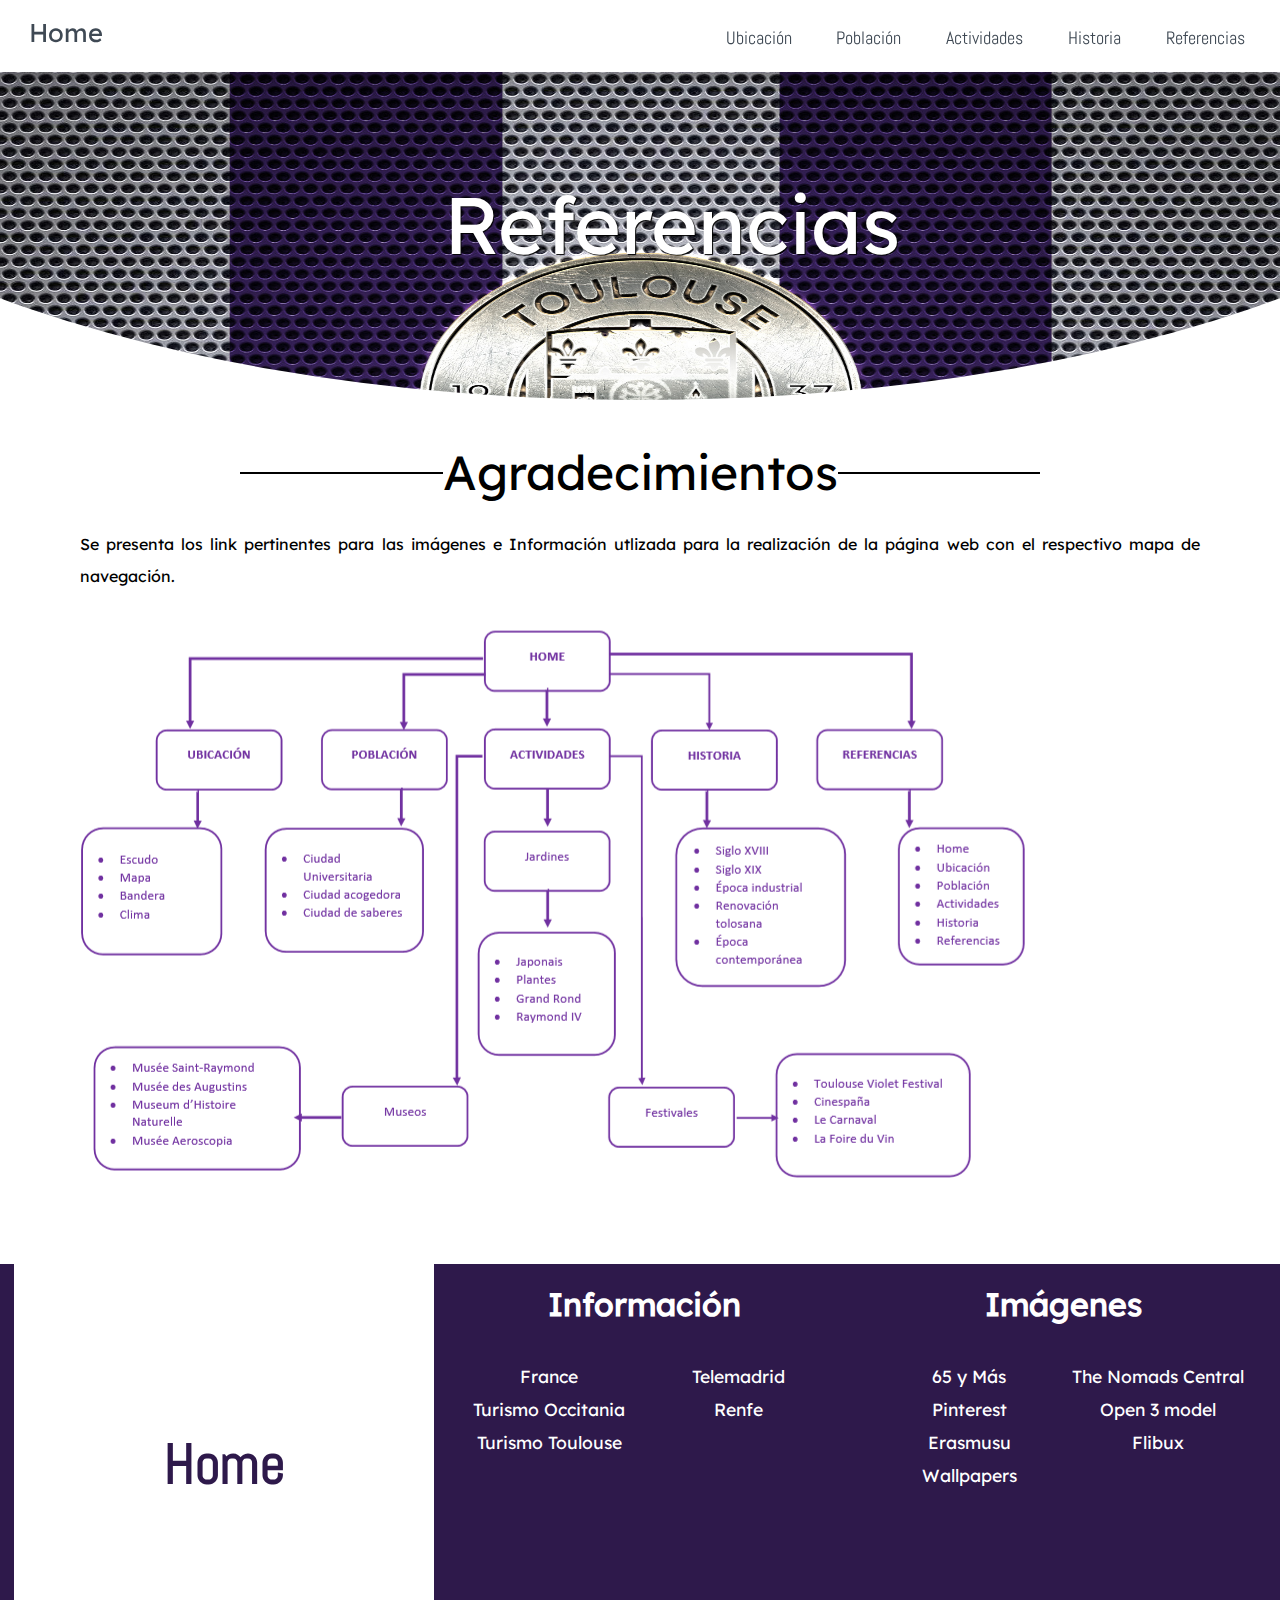
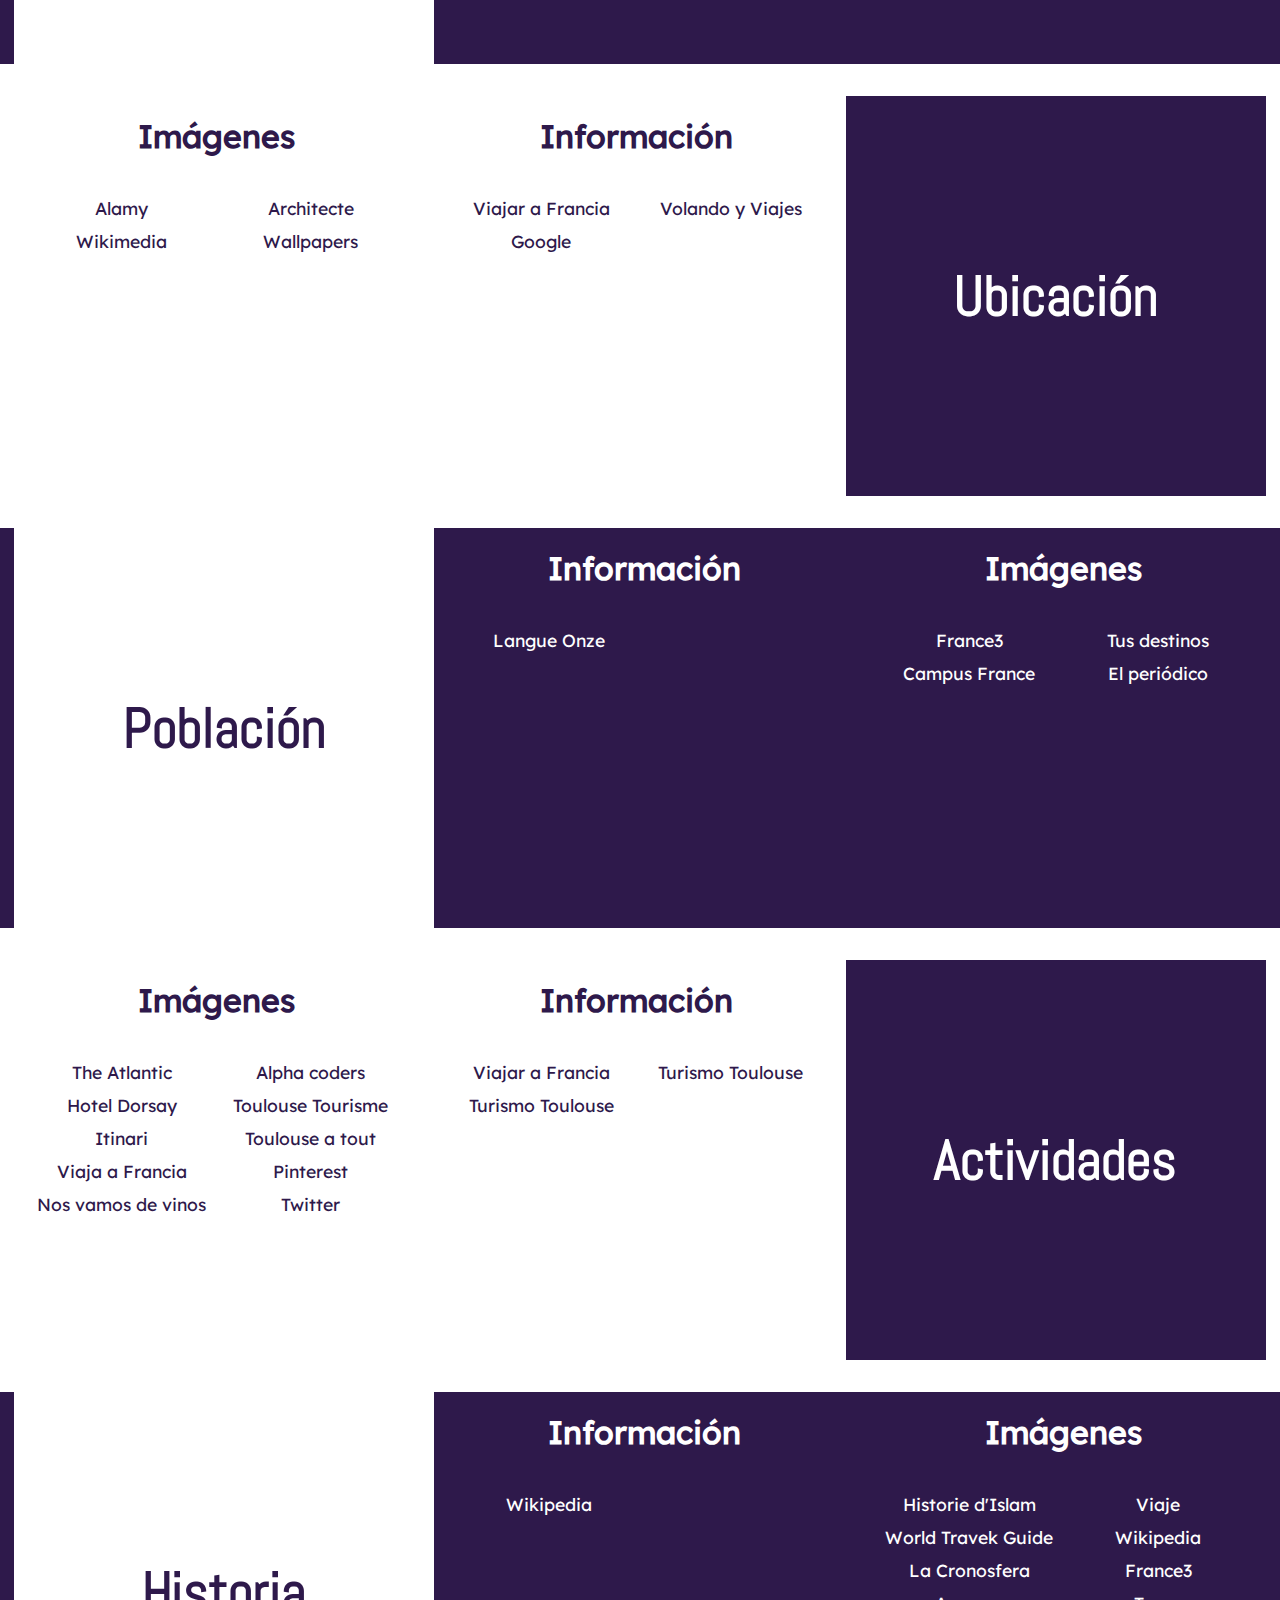
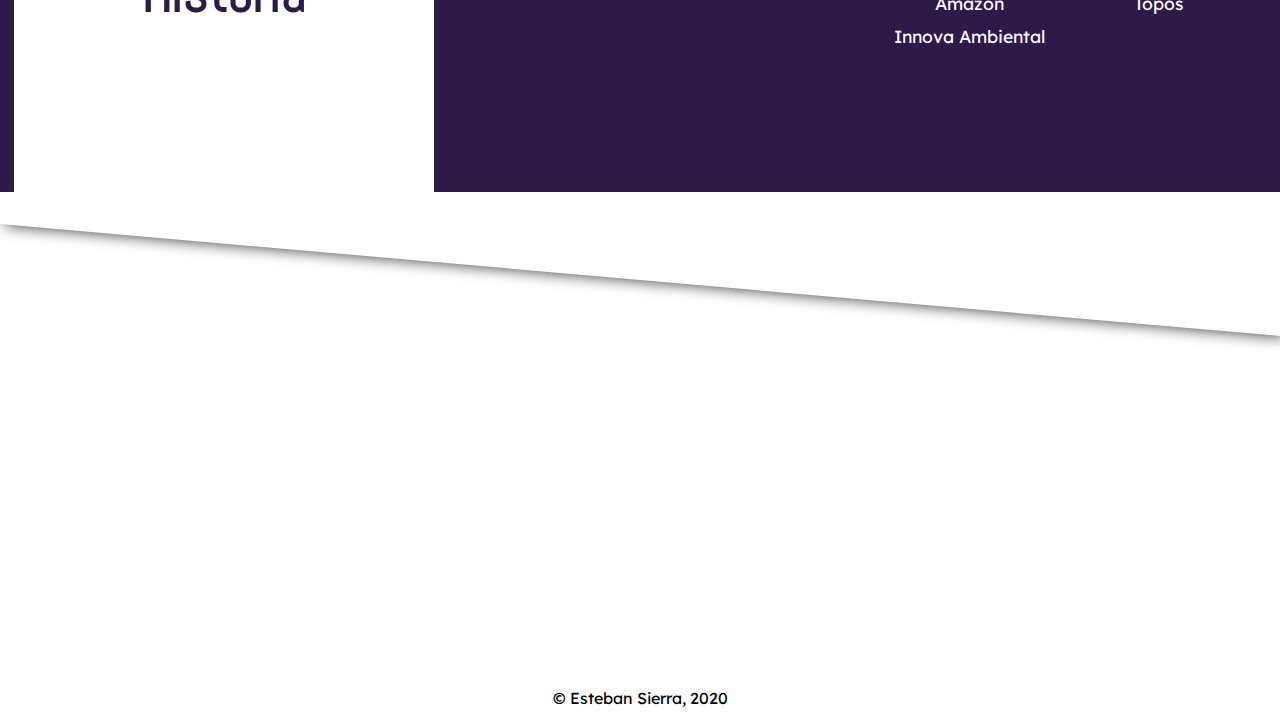
<file: referencias.html>
<!DOCTYPE html>
    <!-- Ejercicio 1 - realizado por Andrés Esteban Sierra Sánchez -Gráfica interactiva-->
    <html lang="es">
    <head>
    <!--En la etiqueta meta se encuentra el atributo que habilita los carácteres para el lenguaje español y también aquellos que permiten un diseño web responsivo, que cambie respecto al tamaño de la pantalla desde el css-->
    <meta charset="UTF-8" name="viewport" content="width=device-width, initial-scale=1.0">
    <!--La etiqueta link que conecta el estilo con el HTML-->
    <link href="css/estilo1.css" rel="stylesheet" type="text/css">
    <title> Toulouse </title>
    </head>  
<!-- ----------------------------  PAGINA ---------------------------------------------- -->
<body> 
    <!-- ----------------------------  Cabecera ---------------------------------------------- -->
	<header>
        <div class="contenedor">
            <h2><a href="index.html">Home</a></h2> 
            <!--Checkbox para selección del menu desplegable-->     
            <input type="checkbox" id="menu-bar">
            <label for="menu-bar"><img src="imagenes/menu.png" width="30px"></label>
                <!-- ----------------------- Menu ----------------------------------- -->
                <nav class  ="menu">                
                <a href="ubicacion.html">Ubicación</a>
                <a href="poblacion.html">Población</a>
                <a href="actividades.html">Actividades</a>
                <a href="historia.html">Historia</a>
                <a href="referencias.html">Referencias</a>
                </nav>     
                <!-- -------------x--------- Menu - --------------x------------------- -->
        </div>  
	</header>
    <!-- ------------x----------------  Cabecera --------------------------x------------------- -->

    <!-- -----------------------------  Banner ------------------------------------------------ -->
    <div id="banner">
        <section class="referencias">
            <div class="contenedor">
                <h1>Referencias</h1>         
            </div>    
        </section>
    </div>
    <!-- ------------x----------------  Banner ----------------------------x------------------- -->

    <!-- -------------------------------------------  MAIN ------------------------------------------------------ --> 
    <!-- ---------------------------- Introducción   ------------------------------------------ -->     
    <section class="sec2">        
        <div class="sec2b">
            <h1><span>Agradecimientos</span></h1>
            <br>
            <p>Se presenta los link pertinentes para las imágenes e Información
                utlizada para la realización de la página web con el respectivo
                mapa de navegación.
            </p>
            <br>
            <img src="imagenes/mapa.PNG">
        </div>
    </section>
    <!-- ------------x---------------  Introducción ------------------------x------------------- -->
    <!-- ---------------------------- Mapa de Navegación   ------------------------------------- -->
    <!-- ------------x--------------- Mapa de Navegación   -----------------x------------------- --> 
    <!-- ----------------------------  Sección Intermedia -------------------------------------- -->
    <!-- -------------------------------------  Home  ------------------------------------------ -->
    <div class="contenedor2 ref">
        <div class="descripcion a">
            <h3>Home</h3>
        </div>
        <div class="descripcion info">
            <h2>Información</h2>
            <br>            
            <ul>
                <li><a href="https://es.france.fr/es/occitania-sur-de-francia/articulo/lo-esencial-toulouse" class="ref" target="_blank">France</a>
                </li>
                <li><a href="http://www.telemadrid.es/programas/madrilenos-por-el-mundo/Toulouse-ciudad-violetas-2-1953724675--20171031112056.html" class="ref" target="_blank">Telemadrid</a>
                </li>
                <li><a href="https://turismo-occitania.es/toulouse-capital-aeronautica/" class="ref" target="_blank">Turismo Occitania</a>
                </li>
                <li><a href="https://www.renfe-sncf.com/es-es/blog/destinos/toulouse/10-cosas" class="ref" target="_blank">Renfe</a>
                </li>
                <li><a href="https://www.turismo-toulouse.es/" class="ref" target="_blank">Turismo Toulouse</a>
                </li>
            </ul>
        </div>
        <div class="descripcion info">
            <h2>Imágenes</h2>
            <br>
            <ul>        
                <li><a href="https://www.65ymas.com/ocio/viajes/quiero-ir-toulouse_11209_102.html" class="ref" target="_blank">65 y Más</a>
                </li>
                <li><a href="https://thenomadscentral.com/7-hours-in-toulouse-france-what-to-visit/" class="ref" target="_blank">The Nomads Central</a>
                </li>
                <li><a href="https://www.pinterest.es/pin/442056519668923086/" class="ref" target="_blank">Pinterest</a>
                </li>
                <li><a href="https://open3dmodel.com/es/3d-models/air-france-airbus-a380-airplane_39033.html" class="ref" target="_blank">Open 3 model </a>
                </li>
                <li><a href="https://erasmusu.com/es/erasmus-toulouse/experiencias-erasmus/experiencia-erasmus-en-toulouse-francia-de-david-192101" class="ref" target="_blank">Erasmusu</a>
                </li>
                <li><a href="https://www.flixbus.es/autobuses/toulouse" class="ref" target="_blank">Flibux</a>
                </li>
                <li><a href="https://wallpaperaccess.com/toulouse" class="ref" target="_blank">Wallpapers</a>
                </li>
            </ul>
        </div>
    </div>
    <!-- ---------------------------------  Ubicación  ----------------------------------------- -->
    <div class="contenedor2 ref b">
        <div class="descripcion info">
            <h2>Imágenes</h2>
            <br>
            <ul>
                <li><a href="https://www.alamy.es/foto-toulouse-francia-en-el-mapa-50747456.html" class="ref" target="_blank">Alamy</a>
                </li>
                <li><a href="https://scah-architecte-toulouse.blogspot.com/2012/?view=classic" class="ref" target="_blank">Architecte</a>
                </li>
                <li><a href="https://commons.wikimedia.org/wiki/File:Plan_m%C3%A9tro_tramway_Toulouse.svg" class="ref" target="_blank">Wikimedia</a>
                </li>
                <li><a href="https://besthqwallpapers.com/fr/download/original/58754" class="ref" target="_blank">Wallpapers</a>
                </li>
            </ul>      
        </div>
        <div class="descripcion info">
            <h2>Información</h2>
            <br>
            <ul>
                <li><a href="https://www.viajarafrancia.com/mapa-de-toulouse/" class="ref" target="_blank">Viajar a Francia</a>
                </li>
                <li><a href="http://volandovoyviajes.es/toulouse-francia-informacion-y-mapa" class="ref" target="_blank">Volando y Viajes</a>
                </li>
                <li><a href="https://www.google.com/maps/place/Toulouse,+Francia/@43.6008029,1.3628007,12z/data=!3m1!4b1!4m5!3m4!1s0x12aebb6fec7552ff:0x406f69c2f411030!8m2!3d43.604652!4d1.444209" class="ref" target="_blank">Google</a>
                </li>    
            </ul>
        </div>
        <div class="descripcion a">
            <h3>Ubicación</h3>
        </div>
    </div>
    <!-- ---------------------------------  Población  ----------------------------------------- -->
    <div class="contenedor2 ref">
        <div class="descripcion a">
            <h3>Población</h3>
        </div>
        <div class="descripcion info">
            <h2>Información</h2>
            <br>
            <ul>
                <li><a href="https://www.langueonze.com/aprender-frances-en-toulouse-la-ciudad.html?lang=es" class="ref" target="_blank">Langue Onze</a>
                </li>
            </ul>
        </div>
        <div class="descripcion info">
            <h2>Imágenes</h2>
            <br>
            <ul>            
                <li><a href="https://france3-regions.blog.francetvinfo.fr/numerique-midi-pyrenees/tag/selfie" class="ref" target="_blank">France3</a>
                </li>
                <li><a href="https://tusdestinos.net/toulouse-francia-aeroscopia-ciudad-espacio-plan-luz-toulouse-de-noche/" class="ref" target="_blank">Tus destinos</a>
                </li>
                <li><a href="https://www.campusfrance.org/es/tasas-matricula-Francia" class="ref" target="_blank">Campus France</a>
                </li>
                <li><a href="https://www.elperiodico.com/es/ciencia/20200410/resultados-estudios-cientificos-coronavirus-7897426" class="ref" target="_blank">El periódico</a>
                </li>
            </ul>
        </div>
    </div>
    <!-- -------------------------------  Actividades  ----------------------------------------- -->
    <div class="contenedor2 ref b">        
        <div class="descripcion info">
            <h2>Imágenes</h2>
            <br>
            <ul>            
                <li><a href="https://www.theatlantic.com/photo/2018/11/la-machine-giant-spider-and-minotaur/574930/" class="ref" target="_blank">The Atlantic</a>
                </li>
                <li><a href="https://wall.alphacoders.com/big.php?i=725868" class="ref" target="_blank">Alpha coders</a>
                </li>
                <li><a href="https://hotel-dorsay.com/?attachment_id=2052&lang=es" class="ref" target="_blank">Hotel Dorsay</a>
                </li>
                <li><a href="https://www.toulouse-tourisme.com/le-museum-de-toulouse/toulouse/pcumid031fs00966" class="ref" target="_blank">Toulouse Tourisme</a>
                </li>
                <li><a href="https://www.itinari.com/es/location/walk-in-the-jardin-raymond-vi-of-toulouse" class="ref" target="_blank">Itinari</a>
                </li>
                <li><a href="https://www.toulouseatout.com/jardin-des-plantes" class="ref" target="_blank">Toulouse a tout</a>
                </li>
                <li><a href="https://www.viajarafrancia.com/fiestas-y-eventos-en-toulouse/" class="ref" target="_blank">Viaja a Francia</a>
                </li>
                <li><a href="https://www.pinterest.ie/pin/447263806741619468/" class="ref" target="_blank">Pinterest</a>
                </li>
                <li><a href="https://nosvamosdevinos.com/feria-del-vino-del-festival-la-puebla-2020/" class="ref" target="_blank">Nos vamos de vinos</a>
                </li>
                <li><a href="https://twitter.com/festcinespana?lang=gu" class="ref" target="_blank">Twitter</a>
                </li>
            </ul>         
        </div>
        <div class="descripcion info">
            <h2>Información</h2>
            <br>
            <ul>
                <li><a href="https://www.viajarafrancia.com/fiestas-y-eventos-en-toulouse/" class="ref" target="_blank">Viajar a Francia</a>
                </li>
                <li><a href="http://turismo-toulouse.blogspot.com/2011/06/parques-y-jardines-de-toulouse.html" class="ref" target="_blank">Turismo Toulouse</a>
                <li><a href="https://www.turismo-toulouse.es/cosas-que-ver-cosas-que-hacer" class="ref" target="_blank">Turismo Toulouse</a>
                </li>
            </ul>
        </div>
        <div class="descripcion a">
            <h3>Actividades</h3>            
        </div>
    </div>
    <!-- ---------------------------------  Historia  ------------------------------------------ -->
    <div class="contenedor2 ref">
        <div class="descripcion a">
            <h3>Historia</h3>
        </div>
        <div class="descripcion info">
            <h2>Información</h2>
            <br>
            <ul>
                <li><a href="https://es.wikipedia.org/wiki/Historia_de_Toulouse" class="ref" target="_blank">Wikipedia</a>
                </li>
            </ul>
        </div>
        <div class="descripcion info">
            <h2>Imágenes</h2>
            <br>
            <ul>            
                <li><a href="https://www.histoiredislam.com/la-decouverte-islamique-des-ameriques-23/  " class="ref" target="_blank">Historie d'Islam</a>
                </li>
                <li><a href="https://www.viajea.travel/francia/que-ver-en-toulouse/" class="ref" target="_blank">Viaje</a>
                </li>
                <li><a href="https://www.worldtravelguide.net/guides/europe/france/toulouse/" class="ref" target="_blank">World Travek Guide</a>
                </li>
                <li><a href="https://es.wikipedia.org/wiki/Batalla_de_Par%C3%ADs_(1814)" class="ref" target="_blank">Wikipedia</a>
                </li>
                <li><a href="https://lacronosfera.com/nieves-abarca-voraces/" class="ref" target="_blank">La Cronosfera</a>
                </li>
                <li><a href="https://france3-regions.francetvinfo.fr/occitanie/haute-garonne/toulouse/occitanie/toulouse-matabiau-histoire-quartier-mutation-200-ans-1539140.html" class="ref" target="_blank">France3</a>
                </li>
                <li><a href="https://www.amazon.es/Lat%C3%A9co%C3%A8re-Cent-ans-technologies-a%C3%A9ronautiques/dp/2708992767" class="ref" target="_blank">Amazon</a>
                </li>
                <li><a href="https://www.toposmagazine.com/toulouses-infamous-mirail/" class="ref" target="_blank">Topos</a>
                </li>
                <li><a href="https://www.innovaambiental.com.co/los-9-peores-desastres-de-la-industria-quimica/" class="ref" target="_blank">Innova Ambiental</a>
                </li>    
            </ul>
        </div>
    </div>
    <!-- ------------x---------------  Sección Intermedia ------------------x------------------- -->
    <!-- ----------------------------  Banner final -------------------------------------------- -->     
    <section class="sec5" style="background-image: url(imagenes/referencias.jpg)"></section>
    <!-- ------------x---------------  Banner final ------------------------x------------------- -->
    <!-- ------------x------------------------------  MAIN ------------------------------x----------------------- --> 

    <!-- ----------------------------  PIE DE PÁGINA ------------------------------------------- -->
    <div class="footer">
        <p>&copy Esteban Sierra, 2020</p>
    </div>
    <!-- ------------x---------------  PIE DE PÁGINA ------------------------x------------------- -->  
</body>
<!-- ------------x---------------  PAGINA --------------------------x------------------- -->
</html>
</file>
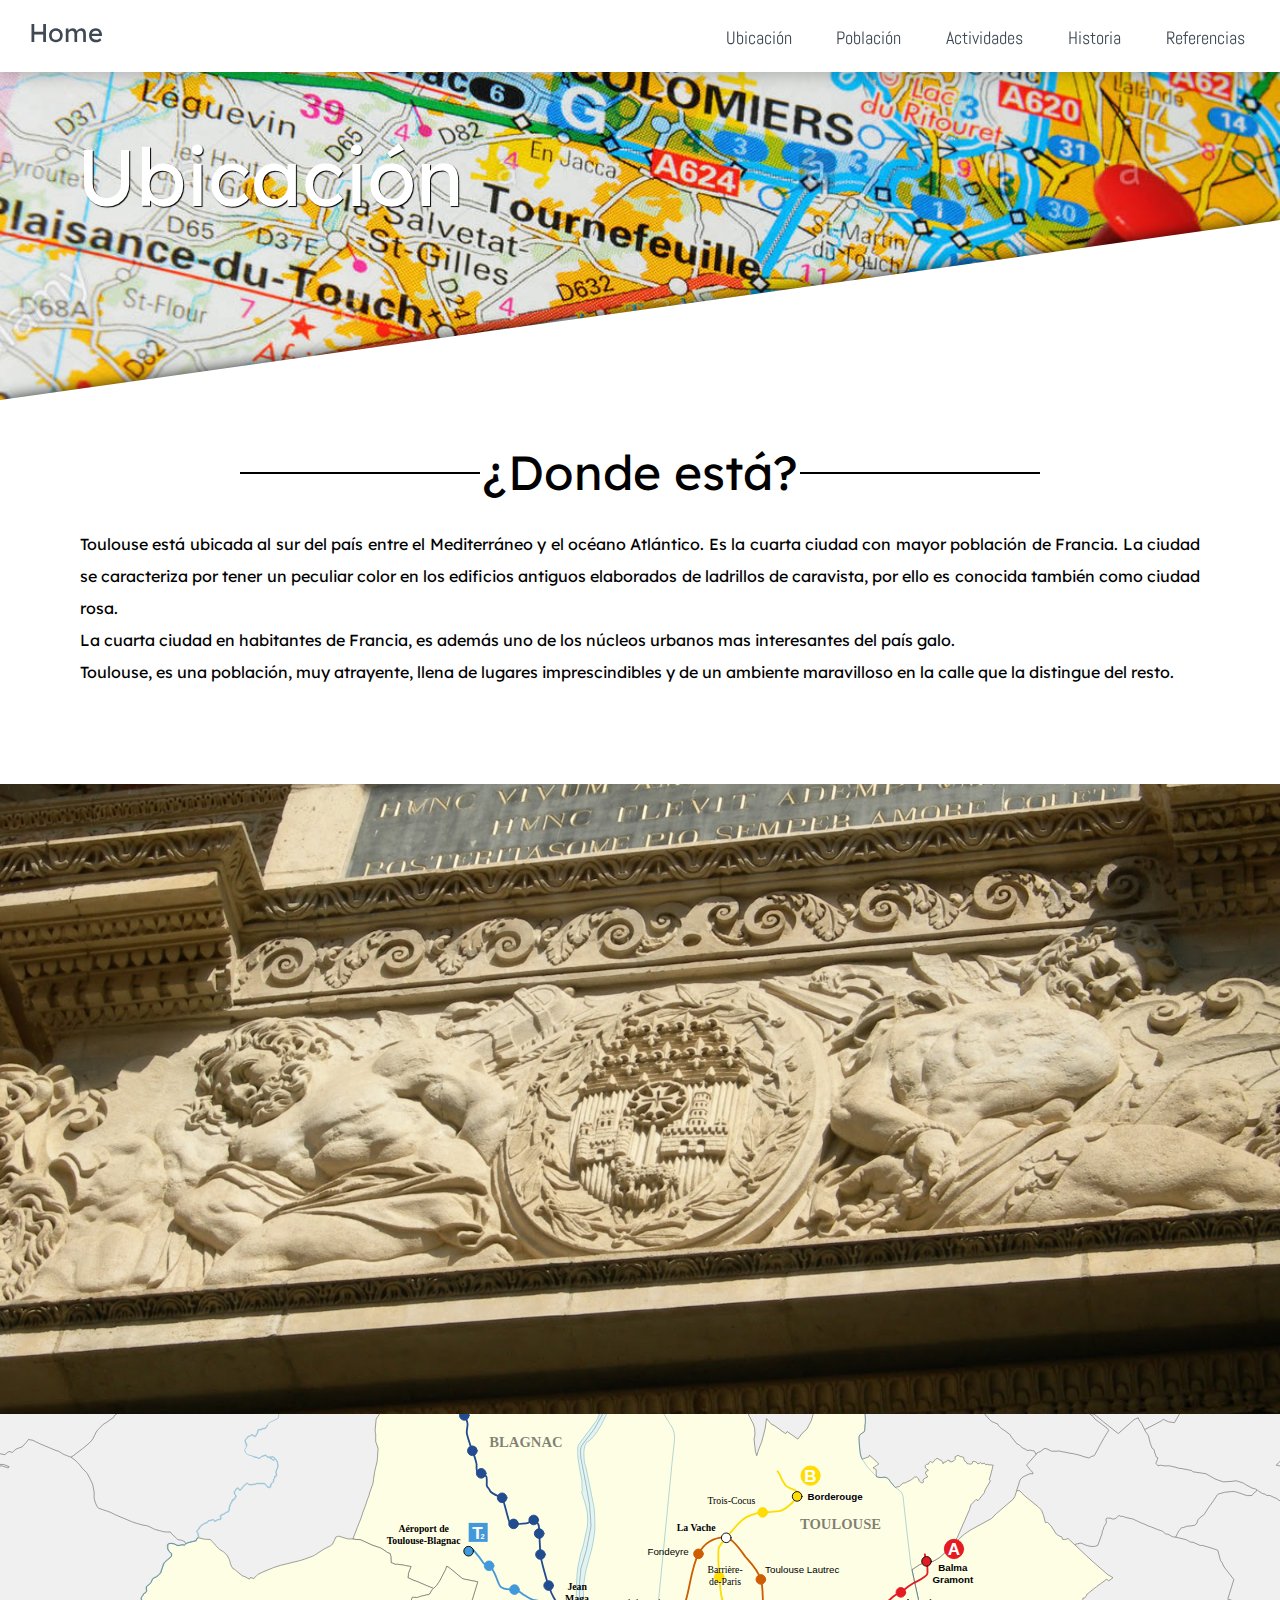
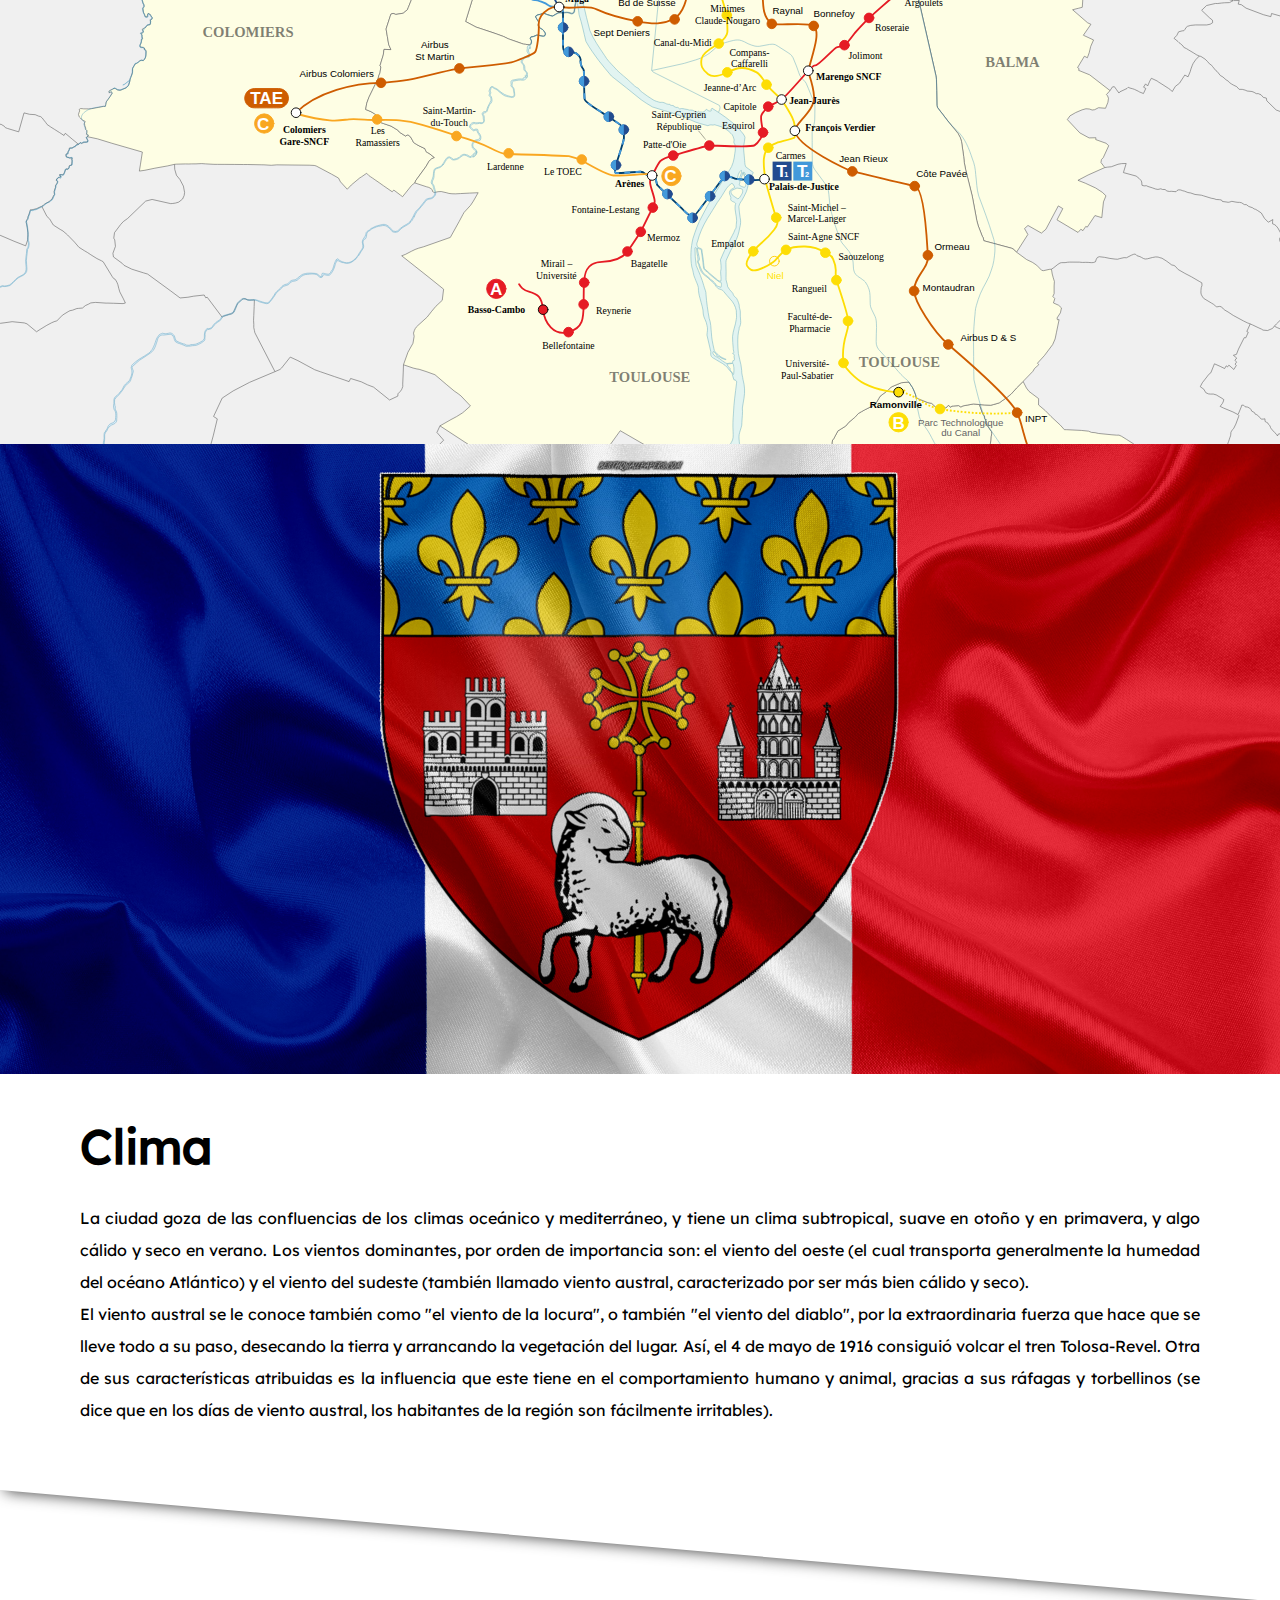
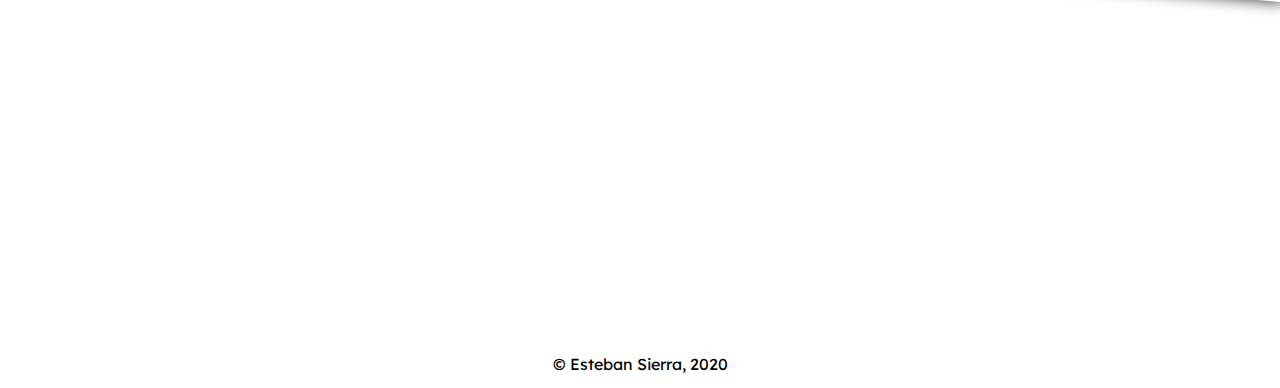
<file: ubicacion.html>
<!DOCTYPE html>
    <!-- Ejercicio 1 - realizado por Andrés Esteban Sierra Sánchez -Gráfica interactiva-->

    <html lang="es">
    <head>
    <!--En la etiqueta meta se encuentra el atributo que habilita los carácteres para el lenguaje español y también aquellos que permiten un diseño web responsivo, que cambie respecto al tamaño de la pantalla desde el css-->
    <meta charset="UTF-8" name="viewport" content="width=device-width, initial-scale=1.0">
    <!--La etiqueta link que conecta el estilo con el HTML-->
    <link href="css/estilo1.css" rel="stylesheet" type="text/css">
    <title> Toulouse </title>
    </head>  
<!-- ----------------------------  PAGINA ---------------------------------------------- -->
<body> 
    <!-- ----------------------------  Cabecera ---------------------------------------------- -->
	<header>
        <div class="contenedor">
            <h2><a href="index.html">Home</a></h2> 
            <!--Checkbox para selección del menu desplegable-->     
            <input type="checkbox" id="menu-bar">
            <label for="menu-bar"><img src="imagenes/menu.png" width="30px"></label>
                <!-- ----------------------- Menu ----------------------------------- -->
                <nav class  ="menu">                
                <a href="ubicacion.html">Ubicación</a>
                <a href="poblacion.html">Población</a>
                <a href="actividades.html">Actividades</a>
                <a href="historia.html">Historia</a>
                <a href="referencias.html">Referencias</a>
                </nav>     
                <!-- -------------x--------- Menu - --------------x------------------- -->
        </div>  
	</header>
    <!-- ------------x----------------  Cabecera --------------------------x------------------- -->
    <!-- -----------------------------  Banner ------------------------------------------------ -->
    <div id="banner">
        <section class="sec1b" style="background-image: url(imagenes/ubicacion.jpg)">
            <div class="contenedor">
                <h1>Ubicación</h1>         
            </div>    
        </section>
    </div>
    <!-- ------------x----------------  Banner ----------------------------x------------------- -->    
    
    <!-- -------------------------------------------  MAIN ------------------------------------------------------ --> 
    <!-- ---------------------------- Introducción   ------------------------------------------ -->    
    <section class="sec2">        
        <div class="sec2b">
            <h1><span>¿Donde está?</span></h1>
            <br>
            <p>Toulouse está ubicada al sur del país entre el Mediterráneo y el océano Atlántico. 
                Es la cuarta ciudad con mayor población de Francia. La ciudad se caracteriza por 
                tener un peculiar color en los edificios antiguos elaborados de ladrillos de caravista, 
                por ello es conocida también como ciudad rosa. <br>
                La cuarta ciudad en habitantes de Francia, es además uno de los núcleos urbanos mas 
                interesantes del país galo. <br>    
                Toulouse, es una población, muy atrayente, llena de lugares imprescindibles y de un
                ambiente maravilloso en la calle que la distingue del resto.
            </p>
            <br>
        </div>
    </section>
    <!-- ------------x---------------  Introducción ------------------------x------------------- -->
    <!-- --------------------------------  Simbolos   ---------------------------------------- -->
        <!-- --------------------------------  Escudo   ------------------------------------------ -->           
        <div class="contenedor2 simbolos">
            <div class="texto azul">
                <h3>Escudo</h3>
            </div>                
        </div>
        <!-- -----------------------------------  Mapa  ------------------------------------------ -->    
        <div class="contenedor2 simbolos m">
            <div class="texto blanco">
                <h3>Mapa</h3>
            </div>     
        </div>
        <!-- --------------------------------  Bandera   ------------------------------------------ -->    
        <div class="contenedor2 simbolos b">
            <div class="texto rojo">
                <h3>Bandera</h3>
            </div>     
        </div>
    <!-- --------------x-----------------  Simbolos   -----------------------x------------------ -->
    <!-- -----------------------------------  Clima   ------------------------------------------ -->            
    <section class="sec2">        
        <div class="sec2b">
            <h2>Clima</h2>
            <br>
            <p>La ciudad goza de las confluencias de los climas oceánico y mediterráneo, y 
                tiene un clima subtropical, suave en otoño y en primavera, y algo cálido y 
                seco en verano. Los vientos dominantes, por orden de importancia son: el 
                viento del oeste (el cual transporta generalmente la humedad del océano Atlántico) 
                y el viento del sudeste (también llamado viento austral, caracterizado por ser más bien cálido y seco).
                <br>
                El viento austral se le conoce también como "el viento de la locura", o también 
                "el viento del diablo", por la extraordinaria fuerza que hace que se lleve todo 
                a su paso, desecando la tierra y arrancando la vegetación del lugar. Así, el 4 de
                mayo de 1916 consiguió volcar el tren Tolosa-Revel. Otra de sus características 
                atribuidas es la influencia que este tiene en el comportamiento humano y animal, 
                gracias a sus ráfagas y torbellinos (se dice que en los días de viento austral, 
                los habitantes de la región son fácilmente irritables).
            </p>
        </div>
    </section>
    <!-- --------------x--------------------  Clima   -----------------------x------------------ -->
    <!-- ----------------------------  Banner final -------------------------------------------- -->         
    <section class="sec5" style="background-image: url(imagenes/ubicacion.jpg)"></section>
    <!-- ------------x---------------  Banner final ------------------------x------------------- -->
    <!-- ------------x------------------------------  MAIN ------------------------------x----------------------- -->

    <!-- ----------------------------  PIE DE PÁGINA ------------------------------------------- -->
    <div class="footer">
        <p>&copy Esteban Sierra, 2020</p>
    </div>
    <!-- ------------x---------------  PIE DE PÁGINA ------------------------x------------------- -->    
</body>
<!-- ------------x---------------  PAGINA --------------------------x------------------- -->
</html>
</file>
<file: css/estilo1.css>
* 

/* ------------------------------ CLASES GLOBALES ----------------------------*/
/* ----------------------- Cuerpo ----------------------*/
{
    margin: 0;
    padding: 0;
    /* Se aplica box-sizing para mantener el mismo tamaño del box
    contando con el margin y padding*/
    box-sizing: border-box;
    font-weight: initial;
    line-height: 2rem; 
}
/* ---------------------- Fuentes ----------------------*/
    @font-face {
        font-family: Abel;
        src: url('../fonts/Abel/Abel-Regular.ttf');
    }
    @font-face {
        font-family: "Lexend";
        src: url("../fonts/Lexend_Deca/LexendDeca-Regular.ttf");
    }
    /* --------------- Títulos y parrafos -------------------*/
    h1{
        font-family: "Lexend";
        font-size: 2.5rem;
    }
    h2{
        font-family: Lexend;
        font-size: 3rem;
        font-weight: bolder;
        line-height: 3rem;
    }
    h3{
        font-family: Abel;
        font-size: 1.3rem;
    }
    p{
        font-family: Lexend;
    }
    ul{
        font-family: Lexend;
        text-decoration: none;
    }
    section{
        width: 100%;
    }

/* ------------------- Contenedor -----------------------*/
/* Se utiliza para almacenar el vinculo HOME y menú dentro
    de un mismo div, también es utilizado en el título del 
    banner */
    .contenedor{
        width: 98%;
        margin: auto;
    }
/* ----------------------- CABECERA ------------------------*/
    header {
        width: 100%;
        height: 4.5rem;
        background: rgba(255,255,255,1);
        position:fixed; 
        color: white;
        top: 0;
        left: 0;
        z-index: 100;
        box-shadow: 0px 5px 15px rgba(0, 0, 0, 0.2);
    }
    header .contenedor{
        display: table;
        margin: auto;
    }
    header h2 a{
        font-size: 1.6rem;
        font-weight: initial;
        color: #3f4954;
        float: left;
        text-decoration: none;
        padding: 1rem 0 0 1rem;
        border: none;
    }
    header label {
        display: none;
    }
    /* ---------------------- Menu ----------------------*/
    #menu-bar{
        display: none;
    }    
    .menu{
        font-family: Abel;
        font-size: 1.1rem;
        position: static;
        width: auto;
        height: auto;
        display: flex;
        border: none;
        float: right;
    }
    .menu a {
        height: 4em;
        color: #3f4954;
        text-decoration: none;
        padding: 1.4rem;
        border: none;
        transition: 0.5s;
    }
    .menu a:hover{
        color: white;
        background: rgba(234, 171,157,0.8);
    }

/* -------------------- SECCION FINAL --------------------------*/
    section.sec5{    
        height: 50vh;
        position: relative;
        overflow: hidden;
        background-position:bottom;
        background-attachment: fixed;
        background-size: cover;
    }
    section.sec5:before{
        content: '';
        position: absolute;
        bottom: 100%;
        left: 0%;
        width: 100%;
        height: 100%;
        background:white;
        transform-origin: left;
        transform: skewY(5deg);
        box-shadow: 5px 0px 15px rgba(0, 0, 0, 0.8);
    }
/* -------------------- PIE DE PÁGINA --------------------------*/
    .footer{
        position: relative;
        background: white;
        background-position:bottom;
        width: 100%;
        height: auto;
        text-align: center;
        bottom: 0px;
        padding: .5rem;
    }
/* --------------x-------------- CLASES GLOBALES --------------x-------------*/

/* ------------------------------ CLASES - INDEX ----------------------------*/
/* A continuación se muestran las clases utilizadas únicamente en la pagina 
    index.html */
/* ----------------------- BANNER --------------------------*/
    /* ---------------------- Fondo ----------------------*/    
    #banner .sec1{
        height: 100vh;
        position: relative;
        display: flex;
        justify-content: center;
        overflow: hidden;
        background: url(../imagenes/principal.jpeg);
        background-attachment:fixed;
        background-size: cover;
        background-repeat: no-repeat;
    }
    #banner .sec1:before{
        content: '';
        position: absolute;
        top: 100%;
        left: -50%;
        width: 100%;
        height: 100%;
        background:white;
        transform-origin: right;
        transform: skewY(5deg);
        box-shadow: 5px 0px 15px rgba(0, 0, 0, 0.5);
    }
    #banner .sec1:after{
        content: '';
        position: absolute;
        top: 100%;
        right: -50%;
        width: 100%;
        height: 100%;
        background:#fff;
        transform-origin: left;
        transform: skewY(-5deg);
        box-shadow: 5px 0px 15px rgba(0, 0, 0, 0.5);
    }
    /* --------------------- Títulos --------------------*/      
    #banner .sec1 .contenedor{
        position: absolute;
        text-align: center;
        padding-top: 10rem;
    }
    #banner .sec1 .contenedor h1{
        color: white;
        font-size: 5em;
        line-height: 1.4em;
    }
    #banner .sec1 .contenedor h2{
        color: white;
        font-size: 2em;
        line-height: 1.4em;
    }
    /* ---------------------- Botón ----------------------*/      
    #banner .sec1 .btn{
        margin: 10px;
        background: linear-gradient(120deg, #d78b78 0%, #eaab9d 100%);
        background-size: cover;
        box-shadow: 0px 1px 1px rgba(0, 0, 0, 0.8);
    }
    #banner .sec1 .btn:hover{
        background: transparent;
        border: 1px solid white;
        color: white;
    }
    button.btn{
        border: none;
        border-radius: 2rem;
        padding: 1rem 3rem;
        font-size: 1rem;
        cursor: pointer;
    }
/* -----------x----------- BANNER ---------------x----------*/

/* -------------------- INTRODUCCIÓN -----------------------*/

    section.sec2{
        height: auto;
        padding: 3rem 5rem 01rem 5rem;
        box-sizing: border-box;
        text-align: justify;
        line-height: 2rem;    
        justify-content: center;
    }
    /* --------------------- Títulos --------------------*/   
    .sec2 h1{
        text-align: center;
        font-size: 3rem;
        max-width: 800px;
        position: relative;
        margin: auto;
    }
    .sec2 h1:before{
        content: "";
        display: block;
        width: 15rem;
        height: 0.1rem;
        background: #000;
        position: absolute;
        left: 0;
        top: 50%;
        z-index: -2;
    }
    .sec2 h1:after{
        content: "";
        display: block;
        width: 15rem;
        height: 0.1rem;
        background: #000;
        position: absolute;
        right: 0;
        top: 50%;
        z-index: -2;
    }
    .sec2 span{
        background: #fff;
    }
/* ---------x----------- INTRODUCCIÓN ------------x---------*/

/* ----------------- SECCIÓN INTERMEDIO --------------------*/
    section.sec3{
        position: absolute;
        color: white;
        height: 30rem;
        display: flex;
        position: relative;
        overflow: hidden;
        background-image: url(../imagenes/sec3.jpg);
        background-size: cover;
        z-index: -1;
    }    
    section.sec3:before{        
        content: '';
        position: absolute;
        bottom: 100%;
        left: 0%;
        width: 100%;
        height: 100%;
        background:white;
        transform-origin: left;
        transform: skewY(2deg);
        box-shadow: 0px 5px 15px rgba(0, 0, 0, 0.5);
    }
    section.sec3:after{        
        content: '';
        position: absolute;
        top: 100%;
        left: 0%;
        width: 100%;
        height: 100%;
        background:white;
        transform-origin: left;
        transform: skewY(-2deg);
        box-shadow: 5px 0px 15px rgba(0, 0, 0, 0.8);
    }
    .sec3 .content{
        position: relative;
        z-index: -2;
        left: 50%;
        width: 50%;
        height: 100%;
        background: rgba(215, 139, 120,0.8);  
        padding: 6%;         
    }
    /* --------------------- Parrafos --------------------*/   
    .sec3 .content p{
        font-size: 0.9rem;
        text-align: justify;        
    }
/* ---------x------- SECCIÓN INTERMEDIO ----------x---------*/

/* ---------------- FICHAS DESCRIPTIVAS -------------------*/
    section.sec4{
        padding-top: 2rem;
        display: flex;
        justify-content: center;
        height: auto;
        flex-wrap: wrap;
    }
    .descripcion{
        width: 500px;
        text-align: right;
        content: center;
        height: auto;
        margin-top: auto;
        margin-bottom: auto;
    }
    .sec4 .descripcion p{
        font-size: 1.2rem;
    }
    .sec4 .descripcion h3{
        font-size: 3rem;
        font-weight: bolder;
    }
    /* --------------------- Fichas --------------------*/   
    .sec4 .card{
        position: relative;
        width: 300px;
        height: auto;
        border-radius: 18px;
        box-shadow: 0 2px 2px rgba(0,0,0,0.6);
        margin: 30px;
        overflow: hidden;
        text-align: center;
        transition: all 0.25s;
    }
    .sec4 .card:hover{
        transform: scale(1.05);
    }
    .sec4 .card img{
        width: 300px;
        height: 220px;
    }

    .sec4 .card p{
        margin: 30px;
        font-size: .9rem;
        line-height: 1.5rem;
        text-align: justify;
        height: 10rem;
    }
    /* --------------------- Títulos --------------------*/   
    .sec4 .card .subcard2{
        background: white;
        color:rgba(88, 3, 187,0.8);
    }
    .sec4 .card .subcard3{
        background: white;        
        color:rgba(113, 113, 113,1);
    }
    .sec4 .card h3{        
        font-weight: bold;
        text-transform: uppercase;
        font-size: 1.4rem;
    }
/* --------x------- FICHAS DESCRIPTIVAS ---------x---------*/
/* ------------x----------------- CLASES - INDEX --------------x-------------*/

/* ---------------------------- CLASES - PAGINAS ----------------------------*/
/* A continuación se muestran las clases utilizadas en las paginas ubicación,
    población, actividades y historia */
/* ----------------------- BANNER --------------------------*/
    /* ---------------------- Fondo ----------------------*/ 
    #banner .sec1b{
        height: 25rem;
        position: relative;
        display: flex;
        color: white;    
        overflow: hidden;
        background-attachment:fixed;
        background-size: cover;
        background-repeat: no-repeat;
        background-position: center;
        justify-content: center;
    }
    #banner .sec1b:before{
        content: '';
        position: absolute;
        top: 100%;
        left: 0%;
        width: 100%;
        height: 100%;
        background:white;
        transform-origin: left;
        transform: skewY(-8deg);
        box-shadow: 5px 0px 15px rgba(0, 0, 0, 0.8);
    }
    #banner .sec1b .contenedor{
        position: absolute;
        text-align: left;
        padding-top: 10rem;
        padding-left: 5%;        
        text-shadow: 1px 1px 1px rgba(0, 0, 0, 1);
    }
    /* --------------------- Títulos --------------------*/
    #banner .sec1b .contenedor h1{
        font-size: 5rem;
    }
    .sec2b h1{
        line-height: 3rem;
    }

/* -------------x-------------- CLASES - PAGINAS -------------x--------------*/


/* ---------------------------- CLASES - UBICACIÓN ----------------------------*/
/* A continuación se muestran las clases utilizadas únicamente en la pagina 
    ubicación.html */
/* --------------x------------- CLASES - UBICACIÓN --------------x-------------*/
    .mapa{
        position: relative;
        width: 100%;
        height: auto;
    }
    .mapa iframe{
        width: 50%;
        height: 500px;
        margin-bottom: 0;
    }
    .contenedor2.mapa{
        height: 50vh;
    }
    .contenedor2.simbolos{
        position: relative;
        margin-top: 0;
        color: black;
        background-image: url(../imagenes/escudo.jpg);
        background-size: cover;
        background-position: center;
        background-repeat: no-repeat;
        height: 70vh;
    }

    .contenedor2.simbolos .texto{
        height: 70vh;
        width: 0%;
        overflow: hidden;
        position: absolute;
        bottom: 0rem;
        left: 0rem;
        transform-origin: left;
        transition: all 0.4s;
        background-color:rgba(2, 25, 134,0.5);
        padding-top: 30vh;
        color: white;
    }
    .contenedor2.simbolos .texto h3{
        transition: 0.5s;
        opacity: 1;
        margin-top: 1rem;
        font-size: 4rem;
        text-align: center;
        font-weight: bolder;
    }
    .contenedor2.simbolos:hover .texto{
        width: 100%;
        transition: all 0.5s;
    }
    .contenedor2.simbolos:hover .texto h3{
        transition: all 0.5s;
    }

    .contenedor2.simbolos.b{
        background-image: url(../imagenes/bandera.jpg);
    }
    .contenedor2.simbolos.b .texto{
        background-color:rgba(208, 22, 36,0.5);
    }
    .contenedor2.simbolos.m{
        background-image: url(../imagenes/mapa.svg);
    }
    .contenedor2.simbolos.m .texto{
        background-color:rgba(255, 255, 255,0.5);
        color: black;
    }    
    .sec2b{
        margin-bottom: 3rem;
    }

/* ---------------------------- CLASES - POBLACIÓN ----------------------------*/
/* A continuación se muestran las clases utilizadas únicamente en la pagina 
    población.html */
    .contenedor2{
        display: flex;
        flex-wrap: wrap;
        height: auto;
        justify-content: center;
        padding: 1.5rem 0 4rem 0;
    }
    .contenedor2 .descripcion{
        width: 50%;
        height: 100%;
        padding: 1rem 5rem 1rem 1rem;
        box-sizing: border-box;
        text-align: right;     
    }
    .contenedor2 .descripcion h3{
        font-size: 2.3rem;
        font-weight: bolder;
    }
    .contenedor2 .box{     
        position: relative;
        width: 40%;
        height: auto;
    }
    .contenedor2 .box:before{      
        content: '';
        position: absolute;
        right: 20px;
        top: 20px;
        border: 10px solid rgba(87, 85, 38,0.8);
        width: 100%;
        height: 100%;
    }
    .contenedor2 .box img{
        width: 100%;
        height: 100%;
    }
    .contenedor2.b{
        background-color: rgba(87, 85, 38,1)  ;
        color: white;
    }
    .contenedor2.b .descripcion{
        text-align: left;
        padding: 4rem 1rem 1rem 6rem;
    }
    .contenedor2.b .box:before{
        border: 10px solid rgba(255,255,255,0.8);
        right: -40px;
        top: 20px;
    }
/* --------------x------------- CLASES - POBLACIÓN --------------x-------------*/


/* ---------------------------- CLASES - ACTIVIDADES ----------------------------*/
/* A continuación se muestran las clases utilizadas únicamente en la pagina 
    actividades.html */
    
    section.sec3_act1{
        position: absolute;
        display: flex;
        color: black;
        height: auto;
        padding: 5rem 2rem;
        position: relative;
        overflow: hidden;
        background-color:white;
    }
    .sec3_act1 .descripcion{
        width: 60%;        
        display: inline-block;
        text-align: center;
    }
    .sec3_act1 .descripcion p{
        font-size: 1.5rem;
        text-align: center;
    }
    .sec3_act1 .descripcion h3{
        font-size: 4rem;
        text-align: left;
        font-weight: bolder;
    }
    .sec3_act1 .descripcion .btn{
        width: 180px;
        display: inline-block;
        margin-top: 2rem;
        font-size: 1rem;
        padding: 20px 0px;
        background-color: teal;
        text-decoration: none;
        color: white;
    }

    .sec3_act1.b .descripcion p{
        background-color: rgba(32, 31, 31, 0.8);
    }
    .descripcion.explora{
        justify-content: center;
        width: 100%;
    }
    .descripcion.explora h3{
        text-align: center;
    }

    .sec3_act1 .descripcion .btn h3{
        font-size: 1.5rem;
        text-align: center;
    }
    section.sec3_act1.b{
        background-image: url(../imagenes/festival.jpg);
        filter: sepia(40%);
        background-size: cover;
        color: white;
    }       
    section.sec3_act1.b:before{        
        content: '';
        position: absolute;
        bottom: 100%;
        left: 0%;
        width: 100%;
        height: 100%;
        background:white;
        transform-origin: left;
        transform: skewY(4deg);
        box-shadow: 0px 5px 15px rgba(0, 0, 0, 0.5);
    }
    section.sec3_act1.b:after{        
        content: '';
        position: absolute;
        top: 100%;
        left: 0%;
        width: 100%;
        height: 100%;
        background:white;
        transform-origin: left;
        transform: skewY(-4deg);
        box-shadow: 5px 0px 15px rgba(0, 0, 0, 0.8);
    }
    .galeria{
        width: 100%;
        height: auto;
        padding: 1rem 6rem;
        display: grid;
        grid-template-columns: repeat(auto-fit,minmax(15rem,1fr));
    }
    .division{
        display: flex;
        position: relative;
        margin: auto;
        padding: 1rem;
        transition: 0.5s;
    }       
    .division-item{
        width: auto;
        height: 15rem;
        position: relative;
        transition: all .4s;
        overflow: hidden;
        box-shadow: 5px 5px 15px #000;
        border-radius: 20px 20px 30px 23px;
    }
    .division-item img{
        width: 100%;
        height: 100%;
        object-fit: cover;
        transition: 0.4s;
    }

    .gris .division-item img{        
        filter: grayscale(100%);
    }

    .sepia .division-item img{
        filter: sepia(80%);
    }
    .division:hover .division-item img{
        transform: scale(1.2, 1.2);
        filter: grayscale(0%);
        filter: sepia(0%);
    }
    .division .lugar{
        height: 0px;
        width: 90%;
        overflow: hidden;
        text-align: center;
        position: absolute;
        bottom: 1rem;
        transition: all 0.4s;
        background-color:rgba(0, 0, 0, 0.5);
        border-radius: 0px 0px 30px 23px;
    }
    .division .lugar h3{
        transition: 0.5s;
        opacity: 1;
        margin-top: 1rem;
        color: white;
    }
    .division:hover .lugar{
        height: 25%;
        transition: all 0.5s;
    }
    .division:hover .lugar h3{
        transition: all 0.5s;
    }
/* --------------x------------- CLASES - ACTIVIDADES --------------x-------------*/

/* ---------------------------- CLASES - HISTORIA ----------------------------*/
/* A continuaci ón se muestran las clases utilizadas únicamente en la pagina 
    historia.html */
    
    #hist{
        /* Esto se realiza para dejar el menu al inicio de la pagina y así 
        visualizar el bookmark que se realiza */
        position: relative;
    }
    .contenedor2.simbolos.historia{
        background-image: url(../imagenes/historia.jpg);
        background-attachment: fixed;
        height: auto;
        color: white;
        align-items: center;
        justify-content: center;
        padding-bottom: 2rem;                
    }
    .contenedor2.simbolos.historia .descripcion{
        width: 100%;        
        display: inline-block;
        text-align: center;
    }
    .contenedor2.simbolos.historia .descripcion p{
        font-size: 1.5rem;
    }
    .contenedor2.simbolos.historia .descripcion h3{
        font-size: 4rem;
        font-weight: bolder;
    }
    .contenedor2.simbolos.historia .mhistoria{
        font-family: Abel;
        font-size: 1.1rem;
        position: static;
        width: auto;
        height: auto;
        display: flex;
        border: none;
        float: right;
    }
    .contenedor2.simbolos.historia .mhistoria a {
        height: auto;
        color: white;
        border: 1px solid white;
        text-decoration: none;
        padding: 0.5rem 1rem;
        transition: 0.5s;
        font-size: 1.3rem;
        font-weight: bolder;
        margin: 5px;
        text-align: center;
    }
    .contenedor2.simbolos.historia .mhistoria a:hover{
        color: black;
        background: white;
    } 
    .contenedor3{
        position: relative;
        width: 100%;
        padding: 2rem 6rem;
        text-align: justify;
    }
    .contenedor3 h2{
        font-family: Abel;
        font-weight: bolder;
        font-size: 2rem;
        text-align: center;
    }    
    .contenedor3 img{
        position: absolute;
        top: 0;
        left: 0;
        height: 100%;
        width: 100%;
        object-fit: cover;
    }
    .imgBox{
        position: relative;
        overflow: hidden;
        width: 350px;
        height: 350px;
        float: left;
        border-radius: 50%;
        margin: 20px;
        shape-outside: circle();
    }
    .imgBox2{        
        position: relative;
        overflow: hidden;
        width: 300px;
        height: 300px;
        float: right;
        border-radius: 50%;
        margin: 20px;
        shape-outside: circle();
    }
    .contenedor3 a{
        height: auto;
        color: black;
        border: 1px solid black;
        text-decoration: none;
        transition: 0.5s;
        padding: 0.5rem 1rem;
        font-size: 1.3rem;
        font-weight: bolder;
        text-align: center;
    }
    .contenedor3 a:hover{
        color: white;
        background: black;
    } 
/* --------------x------------- CLASES - HISTORIA --------------x-------------*/


/* ---------------------------- CLASES - REFERENCIAS ----------------------------*/
/* A continuación se muestran las clases utilizadas únicamente en la pagina 
    referencias.html */
    #banner .referencias{
        height: 25rem;
        position: relative;
        display: flex;
        color: white;    
        overflow: hidden;
        background-attachment:fixed;
        background-size: cover;
        background-repeat: no-repeat;
        justify-content: center;
    }    
    #banner .referencias:before{
        content: '';
        position: absolute;
        top: 0;
        left: 0;
        width: 100%;
        height: 100%;      
        background:url("../imagenes/referencias.jpg");
        border-radius: 0 0 50% 50%/ 0  0 100% 100%;
        transform: scaleX(1.5);
        background-attachment:fixed;
        background-size: cover;
        background-repeat: no-repeat;
    }    
    #banner .referencias .contenedor{
        position: absolute;
        text-align: center;
        padding-top: 13rem;
        padding-left: 5%;
        text-shadow: 1px 1px 1px rgba(0, 0, 0, 1);
    }    
    #banner .referencias .contenedor h1{
        font-size: 5rem;
    }
/* --------------x------------- CLASES - REFERENCIAS --------------x-------------*/
    .contenedor2.ref{
        background: rgba(46, 25, 75,1);
        background-size: cover;
        background-position: center;
        margin-bottom: 2rem;
        color: rgba(46, 25, 75,1);
        display: flex;
        height: 25rem;
        padding: 0 0 0 0.5rem;
    }
    .contenedor2.ref .descripcion{
        width: 33%;
        margin: 0;
        padding: 0;
        height: 100%;
        text-align: center;
        transition: all 0.4s;
        overflow: hidden;     
    }

    .contenedor2.ref .descripcion.a:hover{
        transform: scale(1.05);
        box-shadow: 5px 5px 15px #000;    
    }

    .contenedor2.ref .descripcion h3{
        background-color: rgba(255,255,255, 1);
        font-size: 3.5rem;
        width: 100%;
        height: 25rem;
        margin: 0;
        padding: 11.5rem 0;
    }
    .contenedor2.ref .descripcion h2{
        font-size: 2rem;
        color: white;      
    }
    .contenedor2.ref ul{
        text-align: center;
        list-style-type: none;
        list-style-position: inside;    
        display: flex;
        flex-wrap: wrap;
        width: 100%;
    }
    .contenedor2.ref li{
        width: 50%;
    }
    .contenedor2.ref a{
        text-decoration: none;
        color: white;
        font-size: 1.1rem;
    }
    .contenedor2.ref a:hover{
        text-decoration: underline ;
    }
    .contenedor2.ref .descripcion.info{
        padding: 1rem 1.3rem;
        margin:0;
        background-color:transparent;
        box-shadow: none;
        color: black;
    }
    .contenedor2.ref.b{
        background-color: white;
        padding: 0 0.5rem 0 0;   
    }
    .contenedor2.ref.b .descripcion {
        background-color: rgba(46, 25, 75,1);
    }
    .contenedor2.ref.b .descripcion h3{
        background-color: rgba(46, 25, 75,1);
        color: white;
        text-align: center;
    }
    .contenedor2.ref.b .descripcion.info h2, .contenedor2.ref.b .descripcion.info a, .contenedor2.ref.b .descripcion.info{
        background-color: white;
        color: rgba(46, 25, 75,1);
        text-align: center;
    }


    
/* ----------------------------- RESPONSIVE 800PX--------------------------------*/
@media only screen and (max-width: 800px) { 
    /* ----------------------- CABECERA ------------------------*/
    /* ---------------------- Menu ----------------------*/
    .menu{
        padding-top: 4rem;
        position: absolute;        
        display: block; 
        top: 4.5rem;
        left: 0; 
        width: 50%;
        height: 100vh;
        background: rgba(255,255,255,1);
        transition: all 0s;
        transform: translateX(-100%);
    }
    .menu a{
        display: block;     
        color: black;
        text-align: center;
    }
    header label {
        display: initial;
        float: right;
        font-size: 28px;
        margin: 1.5rem 0;
        cursor: pointer;
    }
    #menu-bar:checked ~ .menu{
        transform: translateX(100%);
    }
    /* ------------------- INTRODUCCIÓN -------------------------*/
    section.sec2{
        padding: 2rem 5rem 1rem 5rem; 
    }
    .sec2 .contenedor2{
        flex-wrap: wrap;
    }
    .sec2 .descripcion{
        width: 100%;
        text-align: justify;
    }
    /* ---------------- SECCIÓN INTERMEDIA ----------------------*/
    section.sec3{
        height: auto; 
    }
    /* --------------------- Título----------------------*/
    .sec2 .sec2b h1:before{
        background: transparent;
    }
    .sec2 .sec2b h1:after{
        background: transparent;
    }
    .sec2 .sec2b span{
        background: transparent;
    }
    /* --------------------- Título----------------------*/
    .sec4 .descripcion{
        padding: 1rem 5rem; 
        text-align: center;
        width: 100%;
    }
    /* --------------- Card - Poblacion------------------*/
    .sec2 .box{
        width: 100%;
        margin: auto;
        padding-left: 0rem;
        padding-top: 1rem;
    }
    /* ---------------------------- CLASES - HISTORIA ----------------------------*/
    .contenedor3{
        padding: 1rem 3rem;
    }
    .imgBox{
        width: 300px;
        height: 300px;

    }
    .imgBox2{        
        display: none;
    }
    .contenedor2.simbolos.historia .mhistoria{
        flex-wrap: wrap;
        justify-content: center; 
    }
    /* ---------------------------- CLASES - POBLACION ----------------------------*/  
    .contenedor2 .descripcion{
        padding: 1rem 7rem 1rem;
        text-align: justify;
        width: 100%;      
    }
    .contenedor2 .box{
        width: 70%;      
    }
    .contenedor2.b{
        flex-wrap: wrap-reverse;
    }
    .contenedor2.b .descripcion{
        text-align: justify;
        padding: 4rem 7rem 1rem;
        width: 100%;
    }
    /* ------------------------- CLASES - ACTIVIDADES ----------------------------*/
    section.sec3_act1.b{
        flex-wrap: wrap;
    }
    section.sec3_act1{
        flex-wrap: wrap-reverse;
    }
    .sec3_act1 .descripcion{
        padding-top: 1rem;
        width: 100%;
    }
     /* ----------------------- CLASES - REFERENCIAS ----------------------------*/
    .contenedor2.ref{
        flex-wrap: wrap;
        height: auto;
    }
    .contenedor2.ref .descripcion{
        width: 90%;
        height: auto;
    }
    .contenedor2.ref.b{
        flex-wrap: wrap-reverse;
    }


}
/* --------------x-------------- RESPONSIVE 800PX-----------------x--------------*/

/* ----------------------------- RESPONSIVE 500PX---------------------------------*/    
@media only screen and (max-width: 500px) { 
    /* ----------------------- CABECERA ------------------------*/
    /* ---------------------- Menu ----------------------*/
    #menu-bar:checked ~ .menu{
        width: 100%;
        transform: translateX(0%);
    }
    /* ---------------------- BANNER ---------------------------*/
    #banner .sec1b .contenedor h1{
        font-size: 3.7rem;
    }

    #banner .referencias .contenedor h1{
        font-size: 3.7rem;
    }
    /* ------------------- INTRODUCCIÓN -------------------------*/
    section.sec2{
        padding: 2rem 3rem 1rem 3rem; 
    }
    /* ----------------- Fichas descriptivas --------------------*/
    .sec4 .descripcion{
        width: 400px;
        height: auto;
        padding: 1rem;
    }
    /* ------------- Card - Actividades -----------------*/
    .sec2 .card2{
        width: 22rem;
        height: 30rem;
        margin: 8px;
    }
    /* ---------------- SECCIÓN INTERMEDIA ----------------------*/
    section.sec3{
        display: flex;
        padding-top: 60%;
        background-attachment: inherit;
    }
    .sec3 .content{
        left: 0%;
        width: 100%;
        transform-origin: 50% top;
    }
    /* ---------------------------- CLASES - HISTORIA ----------------------------*/
    .contenedor3{
        display: flex;
        flex-wrap: wrap;
        padding: 1rem 2rem;
    }
}
/* --------------x-------------- RESPONSIVE 500PX-----------------x---------------*/
</file>
